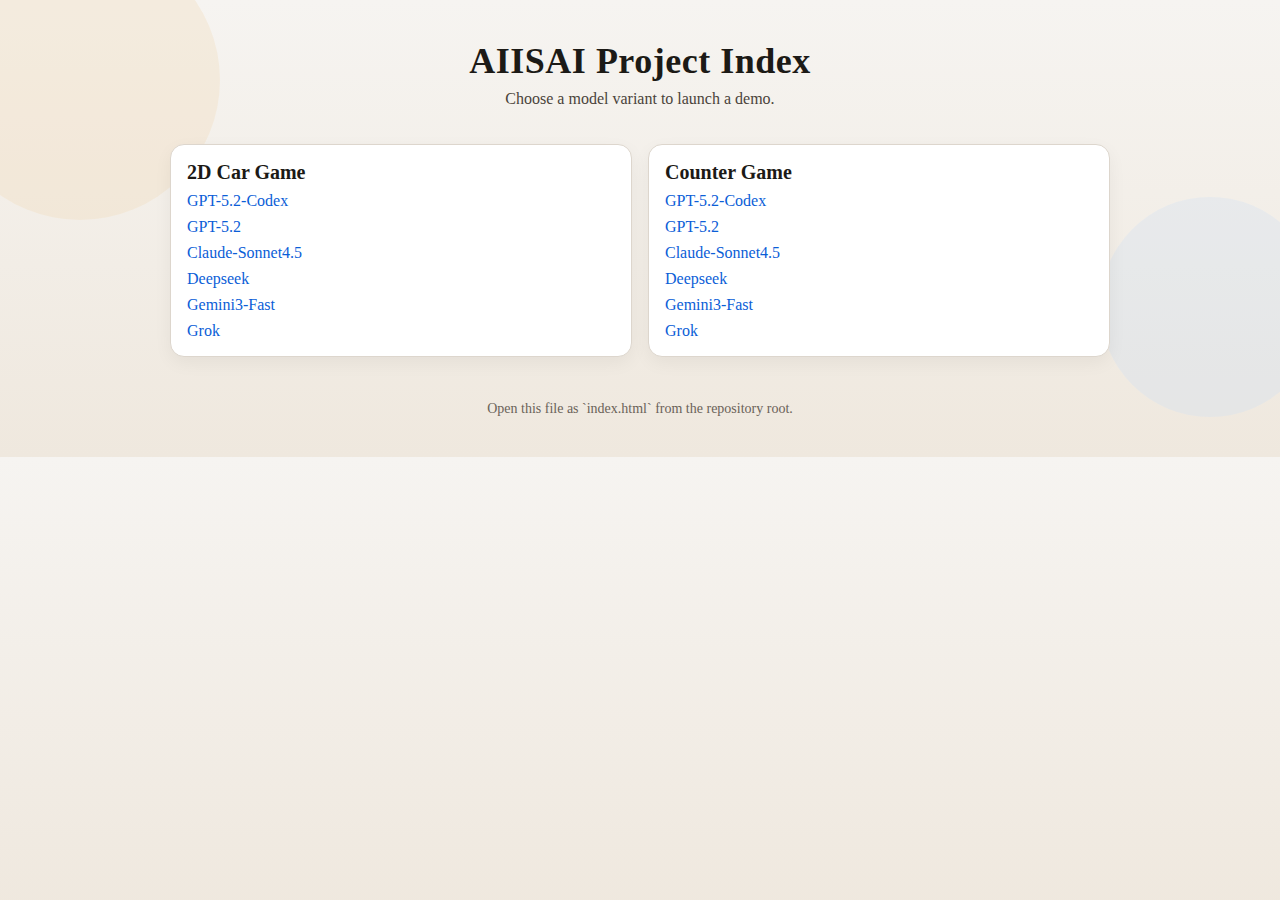
<file: index.html>
<!doctype html>
<html lang="en">
  <head>
    <meta charset="utf-8">
    <meta name="viewport" content="width=device-width, initial-scale=1">
    <title>AIISAI - Project Index</title>
    <style>
      :root {
        color-scheme: light;
        --bg: #f6f4f1;
        --ink: #1c1a16;
        --accent: #0b5ed7;
        --card: #ffffff;
        --border: #ddd6cd;
      }
      * { box-sizing: border-box; }
      body {
        margin: 0;
        font-family: "Georgia", "Times New Roman", serif;
        background: linear-gradient(180deg, #f6f4f1, #efe8de);
        color: var(--ink);
        position: relative;
        overflow-x: hidden;
      }
      body::before,
      body::after {
        content: "";
        position: absolute;
        border-radius: 50%;
        filter: blur(0px);
        opacity: 0.3;
        z-index: 0;
      }
      body::before {
        width: 280px;
        height: 280px;
        background: #f1d9b5;
        top: -60px;
        left: -60px;
      }
      body::after {
        width: 220px;
        height: 220px;
        background: #cfe0f5;
        bottom: 40px;
        right: -40px;
      }
      header {
        padding: 40px 20px 16px;
        text-align: center;
        position: relative;
        z-index: 1;
      }
      h1 {
        margin: 0;
        font-size: 36px;
        letter-spacing: 0.5px;
      }
      p {
        margin: 8px 0 0;
        color: #4a433a;
      }
      main {
        max-width: 980px;
        margin: 0 auto;
        padding: 20px;
        position: relative;
        z-index: 1;
      }
      .grid {
        display: grid;
        gap: 16px;
        grid-template-columns: repeat(auto-fit, minmax(240px, 1fr));
      }
      .card {
        background: var(--card);
        border: 1px solid var(--border);
        border-radius: 14px;
        padding: 16px;
        box-shadow: 0 6px 18px rgba(0, 0, 0, 0.05);
        animation: rise 520ms ease both;
      }
      .card:nth-child(2) { animation-delay: 120ms; }
      .card h2 {
        margin: 0 0 8px;
        font-size: 20px;
      }
      ul {
        list-style: none;
        padding: 0;
        margin: 0;
      }
      li + li { margin-top: 8px; }
      a {
        color: var(--accent);
        text-decoration: none;
        border-bottom: 1px solid transparent;
      }
      a:hover { border-bottom-color: var(--accent); }
      footer {
        text-align: center;
        padding: 24px 16px 40px;
        color: #6a6258;
        font-size: 14px;
        position: relative;
        z-index: 1;
      }
      @keyframes rise {
        from { opacity: 0; transform: translateY(10px); }
        to { opacity: 1; transform: translateY(0); }
      }
    </style>
  </head>
  <body>
    <header>
      <h1>AIISAI Project Index</h1>
      <p>Choose a model variant to launch a demo.</p>
    </header>
    <main>
      <div class="grid">
        <section class="card">
          <h2>2D Car Game</h2>
          <ul>
            <li><a href="2D-Car-Game/GPT-5.2-Codex/index.html">GPT-5.2-Codex</a></li>
            <li><a href="2D-Car-Game/GPT-5.2/car.html">GPT-5.2</a></li>
            <li><a href="2D-Car-Game/Claude-Sonnet4.5/car.html">Claude-Sonnet4.5</a></li>
            <li><a href="2D-Car-Game/Deepseek/car.html">Deepseek</a></li>
            <li><a href="2D-Car-Game/Gemini3-Fast/car.html">Gemini3-Fast</a></li>
            <li><a href="2D-Car-Game/Grok/car.html">Grok</a></li>
          </ul>
        </section>
        <section class="card">
          <h2>Counter Game</h2>
          <ul>
            <li><a href="Counter/GPT-5.2-Codex/index.html">GPT-5.2-Codex</a></li>
            <li><a href="Counter/GPT-5.2/counter.html">GPT-5.2</a></li>
            <li><a href="Counter/Claude-Sonnet4.5/counter.html">Claude-Sonnet4.5</a></li>
            <li><a href="Counter/Deepseek/counter.html">Deepseek</a></li>
            <li><a href="Counter/Gemini3-Fast/counter.html">Gemini3-Fast</a></li>
            <li><a href="Counter/Grok/counter.html">Grok</a></li>
          </ul>
        </section>
      </div>
    </main>
    <footer>
      Open this file as `index.html` from the repository root.
    </footer>
  </body>
</html>
</file>
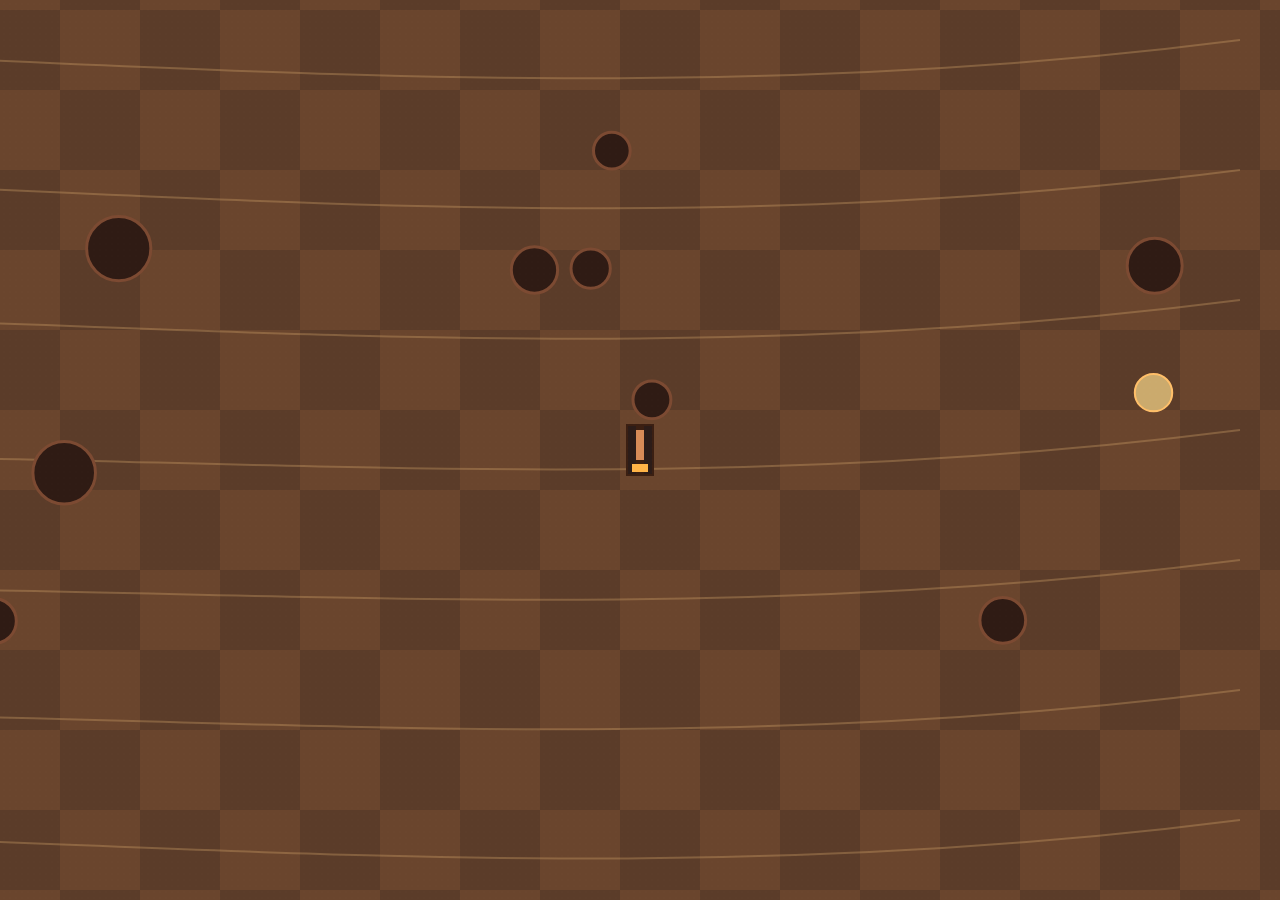
<file: 2D-Car-Game/GPT-5.2-Codex/index.html>
<!doctype html>
<html lang="en">
<head>
  <meta charset="utf-8" />
  <meta name="viewport" content="width=device-width, initial-scale=1" />
  <title>Dustline Sprint — 2D Drive</title>
  <link rel="stylesheet" href="css/style.css" />
</head>
<body>
  <canvas id="game" aria-label="2D car driving game"></canvas>
  <div class="grain" aria-hidden="true"></div>

  <div id="ui">
    <section id="hud" class="panel">
      <h1 class="title">Dustline Sprint</h1>
      <div class="stat"><span>Speed</span><b id="speed">0</b></div>
      <div class="stat"><span>Score</span><b id="score">0</b></div>
      <div class="stat"><span>Time</span><b id="time">0.0s</b></div>
      <div class="stat"><span>Health</span><b id="health">100%</b></div>
      <div style="margin-top:10px; font-size:12px; color:#f1d9b9;">
        Hold <b>Shift</b> for Nitro. Avoid rocks, collect beacons.
      </div>
    </section>

    <section id="help" class="panel">
      <div class="chip">Controls</div>
      <div class="controls">
        <span class="key">W</span><span class="key">A</span><span class="key">S</span><span class="key">D</span>
        <span class="key">↑</span><span class="key">←</span><span class="key">↓</span><span class="key">→</span>
        <span class="key">Shift</span><span class="key">Space</span>
      </div>
      <div style="margin-top:10px; font-size:12px; color:#f1d9b9; line-height:1.5;">
        Tap <b>Space</b> to handbrake and swing the tail. The dunes get rougher after each beacon.
      </div>
      <div class="btns">
        <button id="restart">Restart</button>
        <button id="toggleTrail">Toggle Trails</button>
      </div>
    </section>

    <section id="status" class="panel">
      <div class="chip">Nitro</div>
      <div class="meter" style="margin-top:8px;"><span id="nitro"></span></div>
      <div style="margin-top:12px; font-size:12px; color:#f1d9b9;">
        Drift bonus: <b id="drift">0</b>
      </div>
    </section>

    <section id="mobile" class="panel">
      <div class="chip">Touch Controls</div>
      <div class="touchpad">
        <button data-key="ArrowUp">Up</button>
        <button data-key="ArrowLeft">Left</button>
        <button data-key="ArrowDown">Down</button>
        <button data-key="ArrowRight">Right</button>
        <button data-key="Shift">Nitro</button>
        <button data-key="Space">Drift</button>
      </div>
    </section>

    <section id="footer" class="panel">
      <div style="font-size:12px; color:#f1d9b9; text-align:center;">
        Stay in motion. Collect beacons to extend the desert run.
      </div>
    </section>
  </div>

  <script src="js/game.js"></script>
</body>
</html>
</file>
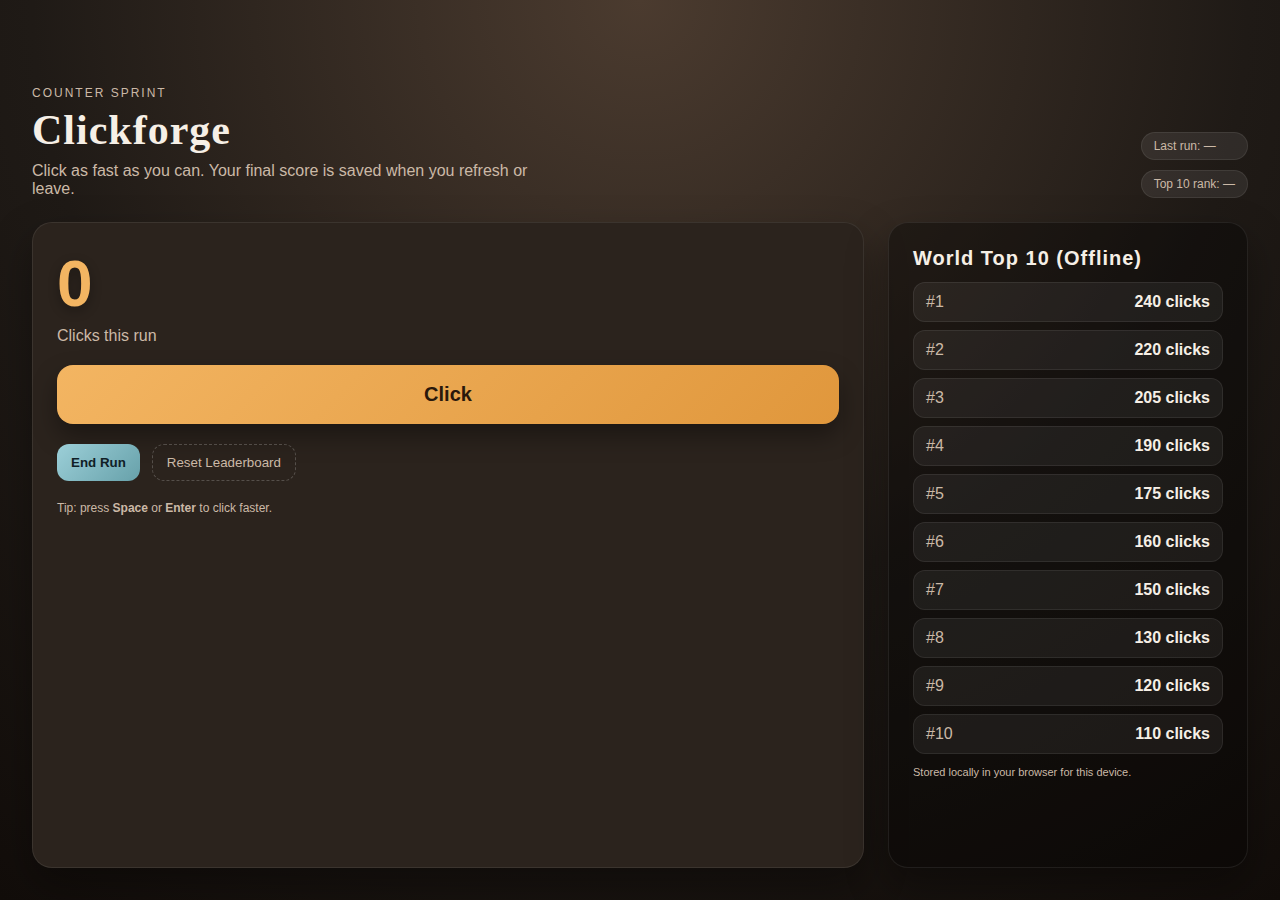
<file: Counter/GPT-5.2-Codex/index.html>
<!doctype html>
<html lang="en">
<head>
  <meta charset="utf-8" />
  <meta name="viewport" content="width=device-width, initial-scale=1" />
  <title>Clickforge — Counter Sprint</title>
  <link rel="stylesheet" href="css/style.css" />
</head>
<body>
  <main class="shell">
    <header class="header">
      <div>
        <p class="eyebrow">Counter Sprint</p>
        <h1>Clickforge</h1>
        <p class="sub">Click as fast as you can. Your final score is saved when you refresh or leave.</p>
      </div>
      <div class="meta">
        <span class="chip" id="lastRun">Last run: —</span>
        <span class="chip" id="lastRank">Top 10 rank: —</span>
      </div>
    </header>

    <section class="board">
      <div class="counter">
        <div class="count" id="count">0</div>
        <div class="label">Clicks this run</div>
      </div>
      <button id="clickBtn" class="click-btn" aria-label="Click counter button">
        Click
      </button>
      <div class="actions">
        <button id="endRun" class="secondary">End Run</button>
        <button id="reset" class="ghost">Reset Leaderboard</button>
      </div>
      <div class="hint">Tip: press <b>Space</b> or <b>Enter</b> to click faster.</div>
    </section>

    <section class="leaderboard">
      <h2>World Top 10 (Offline)</h2>
      <ol id="topList"></ol>
      <p class="footnote">Stored locally in your browser for this device.</p>
    </section>
  </main>

  <script src="js/app.js"></script>
</body>
</html>
</file>
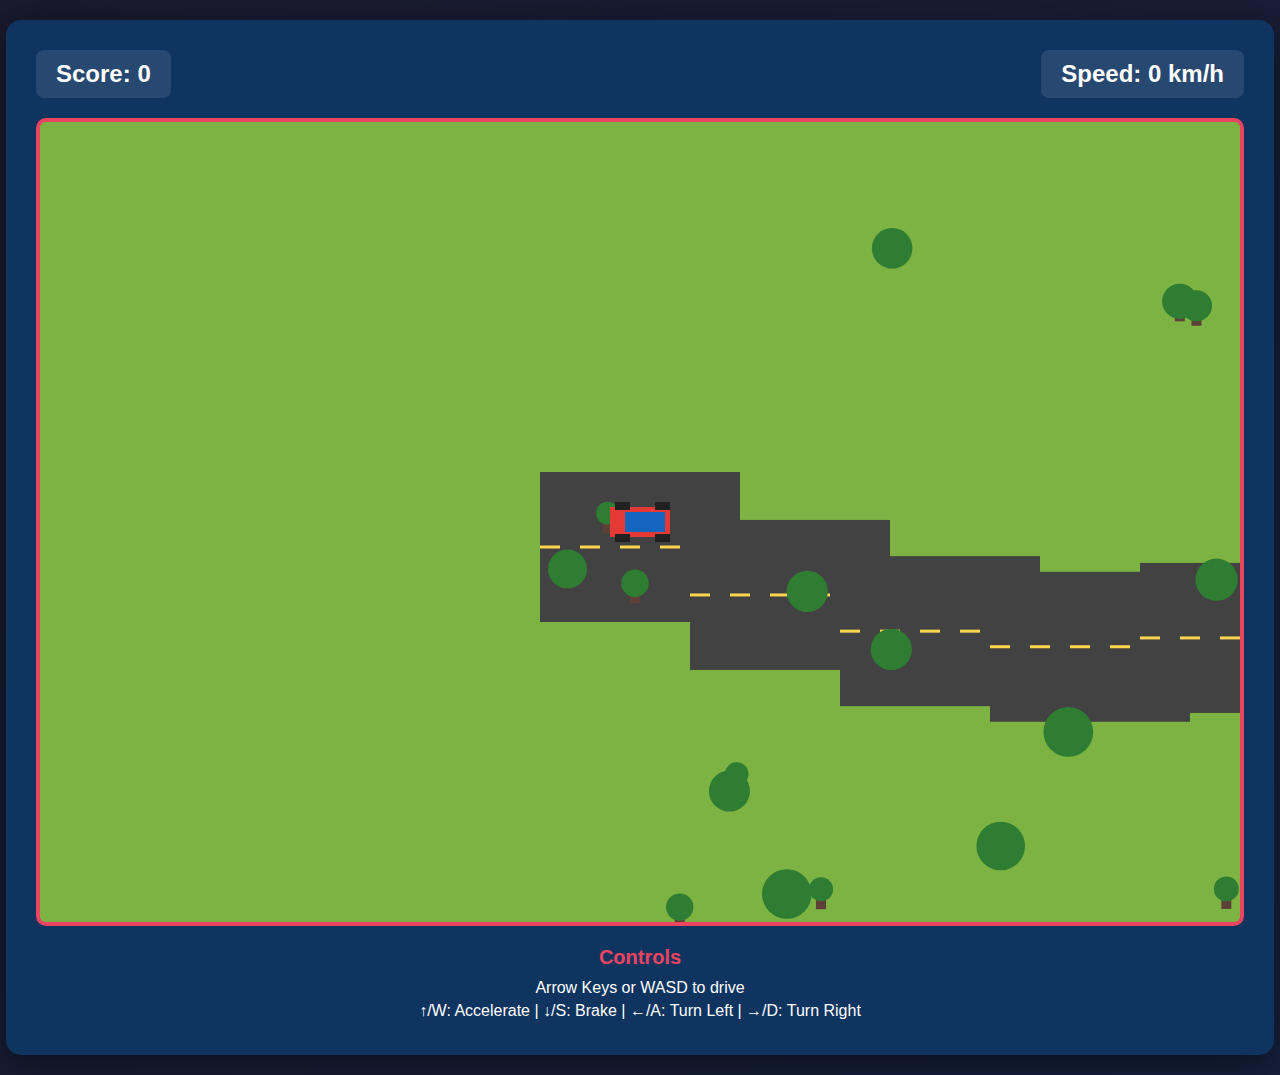
<file: 2D-Car-Game/Claude-Sonnet4.5/car.html>
<!DOCTYPE html>
<html lang="en">
<head>
    <meta charset="UTF-8">
    <meta name="viewport" content="width=device-width, initial-scale=1.0">
    <title>2D Car Driving Game</title>
    <style>
        * {
            margin: 0;
            padding: 0;
            box-sizing: border-box;
        }
        
        body {
            font-family: Arial, sans-serif;
            background: linear-gradient(135deg, #1a1a2e 0%, #16213e 100%);
            display: flex;
            justify-content: center;
            align-items: center;
            min-height: 100vh;
            padding: 20px;
        }
        
        .game-container {
            background: #0f3460;
            padding: 30px;
            border-radius: 15px;
            box-shadow: 0 10px 40px rgba(0, 0, 0, 0.5);
        }
        
        .stats {
            display: flex;
            justify-content: space-between;
            margin-bottom: 20px;
            color: white;
            font-size: 24px;
            font-weight: bold;
        }
        
        .stat-item {
            background: rgba(255, 255, 255, 0.1);
            padding: 10px 20px;
            border-radius: 8px;
        }
        
        canvas {
            border: 4px solid #e94560;
            border-radius: 10px;
            display: block;
            background: #7CB342;
        }
        
        .controls {
            margin-top: 20px;
            text-align: center;
            color: #fff;
        }
        
        .controls h3 {
            font-size: 20px;
            margin-bottom: 10px;
            color: #e94560;
        }
        
        .controls p {
            font-size: 16px;
            margin: 5px 0;
        }
    </style>
</head>
<body>
    <div class="game-container">
        <div class="stats">
            <div class="stat-item">Score: <span id="score">0</span></div>
            <div class="stat-item">Speed: <span id="speed">0</span> km/h</div>
        </div>
        
        <canvas id="gameCanvas" width="1200" height="800"></canvas>
        
        <div class="controls">
            <h3>Controls</h3>
            <p>Arrow Keys or WASD to drive</p>
            <p>↑/W: Accelerate | ↓/S: Brake | ←/A: Turn Left | →/D: Turn Right</p>
        </div>
    </div>

    <script>
        const canvas = document.getElementById('gameCanvas');
        const ctx = canvas.getContext('2d');
        const scoreDisplay = document.getElementById('score');
        const speedDisplay = document.getElementById('speed');

        const game = {
            car: {
                x: 100,
                y: 300,
                width: 60,
                height: 30,
                angle: 0,
                velocity: { x: 0, y: 0 }
            },
            keys: {},
            trees: [],
            roads: [],
            acceleration: 0.3,
            friction: 0.95,
            turnSpeed: 0.05,
            maxSpeed: 8,
            score: 0
        };

        // Initialize scenery
        for (let i = 0; i < 30; i++) {
            game.trees.push({
                x: Math.random() * 1200,
                y: Math.random() * 800,
                size: 20 + Math.random() * 30
            });
        }

        // Create road segments
        for (let i = 0; i < 10; i++) {
            game.roads.push({
                x: i * 150,
                y: 250 + Math.sin(i * 0.5) * 100,
                width: 200,
                height: 150
            });
        }

        // Event listeners
        window.addEventListener('keydown', (e) => {
            game.keys[e.key] = true;
        });

        window.addEventListener('keyup', (e) => {
            game.keys[e.key] = false;
        });

        function gameLoop() {
            const { car, keys, acceleration, friction, turnSpeed, maxSpeed } = game;

            // Handle input
            if (keys['ArrowUp'] || keys['w'] || keys['W']) {
                car.velocity.x += Math.cos(car.angle) * acceleration;
                car.velocity.y += Math.sin(car.angle) * acceleration;
            }

            if (keys['ArrowDown'] || keys['s'] || keys['S']) {
                car.velocity.x -= Math.cos(car.angle) * acceleration * 0.5;
                car.velocity.y -= Math.sin(car.angle) * acceleration * 0.5;
            }

            const currentSpeed = Math.sqrt(car.velocity.x ** 2 + car.velocity.y ** 2);

            if (keys['ArrowLeft'] || keys['a'] || keys['A']) {
                car.angle -= turnSpeed * Math.min(currentSpeed / 2, 1);
            }

            if (keys['ArrowRight'] || keys['d'] || keys['D']) {
                car.angle += turnSpeed * Math.min(currentSpeed / 2, 1);
            }

            // Apply friction
            car.velocity.x *= friction;
            car.velocity.y *= friction;

            // Limit max speed
            if (currentSpeed > maxSpeed) {
                car.velocity.x = (car.velocity.x / currentSpeed) * maxSpeed;
                car.velocity.y = (car.velocity.y / currentSpeed) * maxSpeed;
            }

            // Update position
            car.x += car.velocity.x;
            car.y += car.velocity.y;

            // Keep car in bounds
            car.x = Math.max(30, Math.min(1170, car.x));
            car.y = Math.max(30, Math.min(770, car.y));

            // Update score and speed
            game.score += Math.floor(currentSpeed * 0.1);
            scoreDisplay.textContent = game.score;
            speedDisplay.textContent = Math.floor(currentSpeed * 10);

            // Clear canvas
            ctx.fillStyle = '#7CB342';
            ctx.fillRect(0, 0, 1200, 800);

            // Draw roads
            ctx.fillStyle = '#424242';
            game.roads.forEach(road => {
                ctx.fillRect(road.x - car.x + 600, road.y - car.y + 400, road.width, road.height);

                // Road lines
                ctx.strokeStyle = '#FFD54F';
                ctx.lineWidth = 3;
                ctx.setLineDash([20, 20]);
                ctx.beginPath();
                ctx.moveTo(road.x - car.x + 600, road.y - car.y + 475);
                ctx.lineTo(road.x + road.width - car.x + 600, road.y - car.y + 475);
                ctx.stroke();
                ctx.setLineDash([]);
            });

            // Draw trees
            game.trees.forEach(tree => {
                const screenX = tree.x - car.x + 600;
                const screenY = tree.y - car.y + 400;

                // Tree trunk
                ctx.fillStyle = '#5D4037';
                ctx.fillRect(screenX - 5, screenY, 10, 20);

                // Tree foliage
                ctx.fillStyle = '#2E7D32';
                ctx.beginPath();
                ctx.arc(screenX, screenY, tree.size / 2, 0, Math.PI * 2);
                ctx.fill();
            });

            // Draw car
            ctx.save();
            ctx.translate(600, 400);
            ctx.rotate(car.angle);

            // Car body
            ctx.fillStyle = '#E53935';
            ctx.fillRect(-30, -15, 60, 30);

            // Car windows
            ctx.fillStyle = '#1565C0';
            ctx.fillRect(-15, -10, 20, 20);
            ctx.fillRect(5, -10, 20, 20);

            // Car wheels
            ctx.fillStyle = '#212121';
            ctx.fillRect(-25, -20, 15, 8);
            ctx.fillRect(-25, 12, 15, 8);
            ctx.fillRect(15, -20, 15, 8);
            ctx.fillRect(15, 12, 15, 8);

            ctx.restore();

            requestAnimationFrame(gameLoop);
        }

        // Start the game
        gameLoop();
    </script>
</body>
</html>
</file>
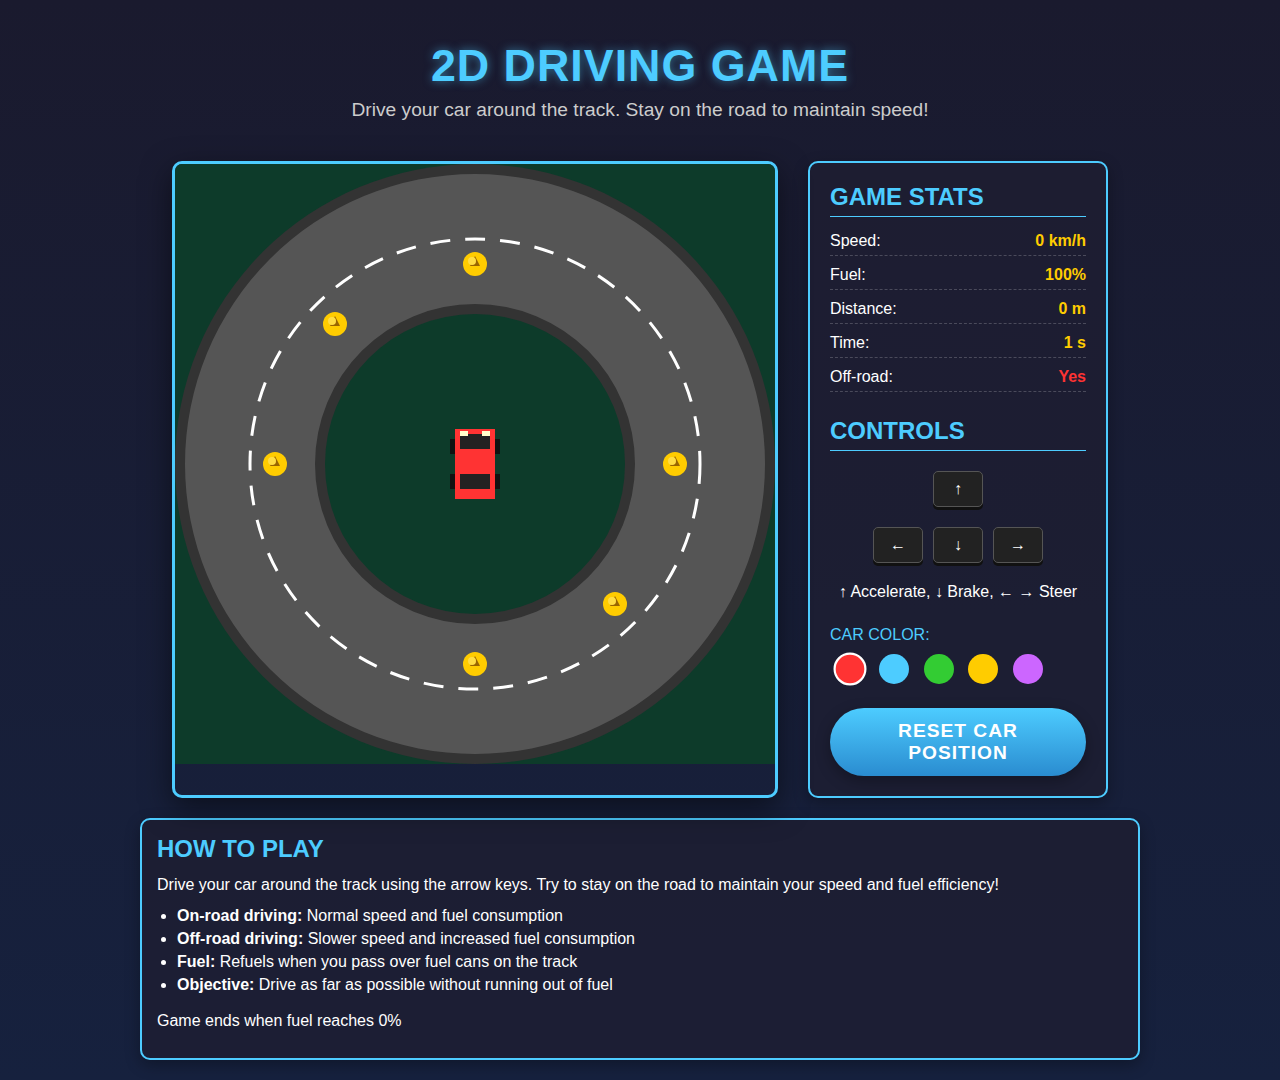
<file: 2D-Car-Game/Deepseek/car.html>
<!DOCTYPE html>
<html lang="en">
<head>
    <meta charset="UTF-8">
    <meta name="viewport" content="width=device-width, initial-scale=1.0">
    <title>2D Driving Game</title>
    <style>
        * {
            margin: 0;
            padding: 0;
            box-sizing: border-box;
        }
        
        body {
            font-family: 'Arial', sans-serif;
            background: linear-gradient(to bottom, #1a1a2e, #16213e);
            color: #fff;
            min-height: 100vh;
            display: flex;
            flex-direction: column;
            align-items: center;
            padding: 20px;
            overflow-x: hidden;
        }
        
        .game-container {
            display: flex;
            flex-direction: column;
            align-items: center;
            max-width: 1000px;
            width: 100%;
            margin-top: 20px;
        }
        
        .header {
            text-align: center;
            margin-bottom: 20px;
            width: 100%;
        }
        
        h1 {
            font-size: 2.8rem;
            margin-bottom: 8px;
            color: #4dccff;
            text-shadow: 0 0 10px rgba(77, 204, 255, 0.5);
            letter-spacing: 1px;
        }
        
        .subtitle {
            font-size: 1.2rem;
            color: #ccc;
            margin-bottom: 20px;
        }
        
        .game-area {
            display: flex;
            flex-wrap: wrap;
            justify-content: center;
            gap: 30px;
            width: 100%;
        }
        
        .game-wrapper {
            position: relative;
            border-radius: 10px;
            overflow: hidden;
            box-shadow: 0 10px 30px rgba(0, 0, 0, 0.5);
            border: 3px solid #4dccff;
        }
        
        canvas {
            background-color: #0d3b2a;
            display: block;
        }
        
        .game-ui {
            background: rgba(30, 30, 50, 0.8);
            border-radius: 10px;
            padding: 20px;
            width: 300px;
            box-shadow: 0 5px 15px rgba(0, 0, 0, 0.3);
            border: 2px solid #4dccff;
        }
        
        .stats {
            margin-bottom: 25px;
        }
        
        .stats h2, .controls h2 {
            color: #4dccff;
            margin-bottom: 15px;
            font-size: 1.5rem;
            border-bottom: 1px solid #4dccff;
            padding-bottom: 5px;
        }
        
        .stat {
            display: flex;
            justify-content: space-between;
            margin-bottom: 10px;
            padding-bottom: 5px;
            border-bottom: 1px dashed rgba(255, 255, 255, 0.2);
        }
        
        .stat-value {
            font-weight: bold;
            color: #ffcc00;
        }
        
        .controls {
            margin-bottom: 25px;
        }
        
        .key {
            display: inline-block;
            background: #222;
            color: #fff;
            padding: 8px 12px;
            border-radius: 5px;
            margin: 5px;
            border: 1px solid #555;
            box-shadow: 0 3px 0 #111;
            font-weight: bold;
            min-width: 50px;
            text-align: center;
        }
        
        .key-row {
            display: flex;
            justify-content: center;
            margin-bottom: 10px;
        }
        
        .instructions {
            background: rgba(30, 30, 50, 0.8);
            border-radius: 10px;
            padding: 15px;
            margin-top: 20px;
            width: 100%;
            max-width: 1000px;
            box-shadow: 0 5px 15px rgba(0, 0, 0, 0.3);
            border: 2px solid #4dccff;
        }
        
        .instructions h2 {
            color: #4dccff;
            margin-bottom: 10px;
            font-size: 1.5rem;
        }
        
        .instructions p {
            margin-bottom: 10px;
            line-height: 1.5;
        }
        
        .instructions ul {
            padding-left: 20px;
            margin-bottom: 15px;
        }
        
        .instructions li {
            margin-bottom: 5px;
        }
        
        .color-option {
            display: inline-block;
            width: 30px;
            height: 30px;
            border-radius: 50%;
            margin: 0 5px;
            cursor: pointer;
            border: 2px solid transparent;
            transition: transform 0.2s, border 0.2s;
        }
        
        .color-option:hover {
            transform: scale(1.1);
        }
        
        .color-option.selected {
            border: 2px solid white;
            transform: scale(1.1);
        }
        
        .color-selector {
            margin-top: 15px;
        }
        
        .color-selector p {
            margin-bottom: 10px;
            color: #4dccff;
        }
        
        .game-over {
            position: absolute;
            top: 0;
            left: 0;
            width: 100%;
            height: 100%;
            background: rgba(0, 0, 0, 0.85);
            display: flex;
            flex-direction: column;
            justify-content: center;
            align-items: center;
            z-index: 10;
            border-radius: 10px;
            display: none;
        }
        
        .game-over h2 {
            font-size: 3rem;
            color: #ff3333;
            margin-bottom: 20px;
            text-shadow: 0 0 10px rgba(255, 51, 51, 0.5);
        }
        
        .game-over p {
            font-size: 1.5rem;
            margin-bottom: 30px;
            color: #ffcc00;
        }
        
        .btn {
            background: linear-gradient(to bottom, #4dccff, #2a8cd0);
            color: white;
            border: none;
            padding: 12px 25px;
            font-size: 1.2rem;
            border-radius: 50px;
            cursor: pointer;
            transition: all 0.3s;
            font-weight: bold;
            letter-spacing: 1px;
            box-shadow: 0 5px 15px rgba(0, 0, 0, 0.3);
        }
        
        .btn:hover {
            transform: translateY(-3px);
            box-shadow: 0 8px 20px rgba(0, 0, 0, 0.4);
            background: linear-gradient(to bottom, #5ddcff, #3a9ce0);
        }
        
        .btn:active {
            transform: translateY(1px);
        }
        
        .restart-btn {
            background: linear-gradient(to bottom, #ffcc00, #e6b800);
            margin-top: 10px;
        }
        
        .restart-btn:hover {
            background: linear-gradient(to bottom, #ffd633, #f0c600);
        }
        
        @media (max-width: 900px) {
            .game-area {
                flex-direction: column;
                align-items: center;
            }
            
            .game-ui {
                width: 100%;
                max-width: 600px;
            }
        }
    </style>
</head>
<body>
    <div class="game-container">
        <div class="header">
            <h1>2D DRIVING GAME</h1>
            <p class="subtitle">Drive your car around the track. Stay on the road to maintain speed!</p>
        </div>
        
        <div class="game-area">
            <div class="game-wrapper">
                <canvas id="gameCanvas" width="600" height="600"></canvas>
                <div class="game-over" id="gameOverScreen">
                    <h2>GAME OVER</h2>
                    <p id="gameOverMessage">You ran out of fuel!</p>
                    <button class="btn restart-btn" id="restartBtn">RESTART GAME</button>
                </div>
            </div>
            
            <div class="game-ui">
                <div class="stats">
                    <h2>GAME STATS</h2>
                    <div class="stat">
                        <span>Speed:</span>
                        <span class="stat-value" id="speedValue">0 km/h</span>
                    </div>
                    <div class="stat">
                        <span>Fuel:</span>
                        <span class="stat-value" id="fuelValue">100%</span>
                    </div>
                    <div class="stat">
                        <span>Distance:</span>
                        <span class="stat-value" id="distanceValue">0 m</span>
                    </div>
                    <div class="stat">
                        <span>Time:</span>
                        <span class="stat-value" id="timeValue">0 s</span>
                    </div>
                    <div class="stat">
                        <span>Off-road:</span>
                        <span class="stat-value" id="offroadValue">No</span>
                    </div>
                </div>
                
                <div class="controls">
                    <h2>CONTROLS</h2>
                    <div class="key-row">
                        <div class="key">↑</div>
                    </div>
                    <div class="key-row">
                        <div class="key">←</div>
                        <div class="key">↓</div>
                        <div class="key">→</div>
                    </div>
                    <p style="margin-top: 15px; text-align: center;">↑ Accelerate, ↓ Brake, ← → Steer</p>
                </div>
                
                <div class="color-selector">
                    <p>CAR COLOR:</p>
                    <div>
                        <div class="color-option selected" id="colorRed" style="background-color: #ff3333;"></div>
                        <div class="color-option" id="colorBlue" style="background-color: #4dccff;"></div>
                        <div class="color-option" id="colorGreen" style="background-color: #33cc33;"></div>
                        <div class="color-option" id="colorYellow" style="background-color: #ffcc00;"></div>
                        <div class="color-option" id="colorPurple" style="background-color: #cc66ff;"></div>
                    </div>
                </div>
                
                <button class="btn" id="resetBtn" style="margin-top: 20px; width: 100%;">RESET CAR POSITION</button>
            </div>
        </div>
        
        <div class="instructions">
            <h2>HOW TO PLAY</h2>
            <p>Drive your car around the track using the arrow keys. Try to stay on the road to maintain your speed and fuel efficiency!</p>
            <ul>
                <li><strong>On-road driving:</strong> Normal speed and fuel consumption</li>
                <li><strong>Off-road driving:</strong> Slower speed and increased fuel consumption</li>
                <li><strong>Fuel:</strong> Refuels when you pass over fuel cans on the track</li>
                <li><strong>Objective:</strong> Drive as far as possible without running out of fuel</li>
            </ul>
            <p>Game ends when fuel reaches 0%</p>
        </div>
    </div>

    <script>
        // Game elements
        const canvas = document.getElementById('gameCanvas');
        const ctx = canvas.getContext('2d');
        const speedValue = document.getElementById('speedValue');
        const fuelValue = document.getElementById('fuelValue');
        const distanceValue = document.getElementById('distanceValue');
        const timeValue = document.getElementById('timeValue');
        const offroadValue = document.getElementById('offroadValue');
        const gameOverScreen = document.getElementById('gameOverScreen');
        const gameOverMessage = document.getElementById('gameOverMessage');
        const restartBtn = document.getElementById('restartBtn');
        const resetBtn = document.getElementById('resetBtn');
        
        // Color selector
        const colorOptions = document.querySelectorAll('.color-option');
        let carColor = '#ff3333'; // Default red
        
        // Game variables
        let car = {
            x: canvas.width / 2,
            y: canvas.height / 2,
            width: 40,
            height: 70,
            speed: 0,
            maxSpeed: 8,
            acceleration: 0.2,
            deceleration: 0.1,
            turnSpeed: 0.05,
            angle: 0, // In radians
            fuel: 100,
            distance: 0,
            offRoad: false
        };
        
        let gameTime = 0;
        let gameRunning = true;
        let keys = {};
        let lastTimestamp = 0;
        
        // Track definition (circular track)
        const track = {
            innerRadius: 150,
            outerRadius: 300,
            centerX: canvas.width / 2,
            centerY: canvas.height / 2
        };
        
        // Fuel cans positions
        let fuelCans = [
            {x: track.centerX + 200, y: track.centerY, collected: false},
            {x: track.centerX - 200, y: track.centerY, collected: false},
            {x: track.centerX, y: track.centerY + 200, collected: false},
            {x: track.centerX, y: track.centerY - 200, collected: false},
            {x: track.centerX + 140, y: track.centerY + 140, collected: false},
            {x: track.centerX - 140, y: track.centerY - 140, collected: false}
        ];
        
        // Event listeners for keyboard controls
        window.addEventListener('keydown', (e) => {
            keys[e.key] = true;
            
            // Prevent arrow keys from scrolling the page
            if(['ArrowUp', 'ArrowDown', 'ArrowLeft', 'ArrowRight'].includes(e.key)) {
                e.preventDefault();
            }
        });
        
        window.addEventListener('keyup', (e) => {
            keys[e.key] = false;
        });
        
        // Color selection
        colorOptions.forEach(option => {
            option.addEventListener('click', () => {
                // Remove selected class from all options
                colorOptions.forEach(opt => opt.classList.remove('selected'));
                // Add selected class to clicked option
                option.classList.add('selected');
                // Update car color
                carColor = option.style.backgroundColor;
            });
        });
        
        // Reset button
        resetBtn.addEventListener('click', () => {
            car.x = canvas.width / 2;
            car.y = canvas.height / 2;
            car.speed = 0;
            car.angle = 0;
        });
        
        // Restart button
        restartBtn.addEventListener('click', () => {
            resetGame();
        });
        
        // Reset game function
        function resetGame() {
            car = {
                x: canvas.width / 2,
                y: canvas.height / 2,
                width: 40,
                height: 70,
                speed: 0,
                maxSpeed: 8,
                acceleration: 0.2,
                deceleration: 0.1,
                turnSpeed: 0.05,
                angle: 0,
                fuel: 100,
                distance: 0,
                offRoad: false
            };
            
            gameTime = 0;
            gameRunning = true;
            keys = {};
            
            // Reset fuel cans
            fuelCans.forEach(can => {
                can.collected = false;
            });
            
            gameOverScreen.style.display = 'none';
        }
        
        // Check if a point is on the track
        function isOnTrack(x, y) {
            const dx = x - track.centerX;
            const dy = y - track.centerY;
            const distance = Math.sqrt(dx * dx + dy * dy);
            
            return distance >= track.innerRadius && distance <= track.outerRadius;
        }
        
        // Draw the track
        function drawTrack() {
            // Draw grass background
            ctx.fillStyle = '#0d3b2a';
            ctx.fillRect(0, 0, canvas.width, canvas.height);
            
            // Draw outer track boundary
            ctx.beginPath();
            ctx.arc(track.centerX, track.centerY, track.outerRadius, 0, Math.PI * 2);
            ctx.fillStyle = '#333';
            ctx.fill();
            
            // Draw inner track boundary (grass)
            ctx.beginPath();
            ctx.arc(track.centerX, track.centerY, track.innerRadius, 0, Math.PI * 2);
            ctx.fillStyle = '#0d3b2a';
            ctx.fill();
            
            // Draw road surface
            ctx.beginPath();
            ctx.arc(track.centerX, track.centerY, track.outerRadius - 10, 0, Math.PI * 2);
            ctx.arc(track.centerX, track.centerY, track.innerRadius + 10, 0, Math.PI * 2);
            ctx.fillStyle = '#555';
            ctx.fill('evenodd');
            
            // Draw track markings
            ctx.beginPath();
            ctx.arc(track.centerX, track.centerY, (track.innerRadius + track.outerRadius) / 2, 0, Math.PI * 2);
            ctx.setLineDash([20, 15]);
            ctx.lineWidth = 3;
            ctx.strokeStyle = '#fff';
            ctx.stroke();
            ctx.setLineDash([]);
        }
        
        // Draw the car
        function drawCar() {
            ctx.save();
            ctx.translate(car.x, car.y);
            ctx.rotate(car.angle);
            
            // Car body
            ctx.fillStyle = carColor;
            ctx.fillRect(-car.width/2, -car.height/2, car.width, car.height);
            
            // Car details
            ctx.fillStyle = '#222';
            // Windows
            ctx.fillRect(-car.width/2 + 5, -car.height/2 + 5, car.width - 10, 15);
            ctx.fillRect(-car.width/2 + 5, car.height/2 - 25, car.width - 10, 15);
            
            // Headlights
            ctx.fillStyle = '#ffffcc';
            ctx.fillRect(-car.width/2 + 5, -car.height/2 + 2, 8, 5);
            ctx.fillRect(car.width/2 - 13, -car.height/2 + 2, 8, 5);
            
            // Taillights
            ctx.fillStyle = '#ff3333';
            ctx.fillRect(-car.width/2 + 5, car.height/2 - 7, 8, 5);
            ctx.fillRect(car.width/2 - 13, car.height/2 - 7, 8, 5);
            
            // Wheels
            ctx.fillStyle = '#111';
            ctx.fillRect(-car.width/2 - 5, -car.height/2 + 10, 5, 15);
            ctx.fillRect(car.width/2, -car.height/2 + 10, 5, 15);
            ctx.fillRect(-car.width/2 - 5, car.height/2 - 25, 5, 15);
            ctx.fillRect(car.width/2, car.height/2 - 25, 5, 15);
            
            ctx.restore();
        }
        
        // Draw fuel cans
        function drawFuelCans() {
            fuelCans.forEach(can => {
                if (!can.collected) {
                    ctx.fillStyle = '#ffcc00';
                    ctx.beginPath();
                    ctx.arc(can.x, can.y, 12, 0, Math.PI * 2);
                    ctx.fill();
                    
                    // Draw fuel symbol
                    ctx.fillStyle = '#996600';
                    ctx.beginPath();
                    ctx.moveTo(can.x, can.y - 8);
                    ctx.lineTo(can.x - 5, can.y + 2);
                    ctx.lineTo(can.x + 5, can.y + 2);
                    ctx.closePath();
                    ctx.fill();
                    
                    // Draw highlight
                    ctx.fillStyle = '#ffdd44';
                    ctx.beginPath();
                    ctx.arc(can.x - 3, can.y - 3, 4, 0, Math.PI * 2);
                    ctx.fill();
                }
            });
        }
        
        // Check collision with fuel cans
        function checkFuelCollision() {
            fuelCans.forEach(can => {
                if (!can.collected) {
                    const dx = car.x - can.x;
                    const dy = car.y - can.y;
                    const distance = Math.sqrt(dx * dx + dy * dy);
                    
                    if (distance < 25) {
                        can.collected = true;
                        car.fuel = Math.min(100, car.fuel + 25);
                    }
                }
            });
        }
        
        // Update game stats
        function updateStats() {
            speedValue.textContent = `${Math.abs(Math.round(car.speed * 20))} km/h`;
            fuelValue.textContent = `${Math.round(car.fuel)}%`;
            distanceValue.textContent = `${Math.round(car.distance)} m`;
            timeValue.textContent = `${Math.round(gameTime)} s`;
            offroadValue.textContent = car.offRoad ? 'Yes' : 'No';
            offroadValue.style.color = car.offRoad ? '#ff3333' : '#ffcc00';
        }
        
        // Game over function
        function gameOver() {
            gameRunning = false;
            gameOverMessage.textContent = `You drove ${Math.round(car.distance)} meters in ${Math.round(gameTime)} seconds!`;
            gameOverScreen.style.display = 'flex';
        }
        
        // Game loop
        function gameLoop(timestamp) {
            if (!lastTimestamp) lastTimestamp = timestamp;
            const deltaTime = (timestamp - lastTimestamp) / 16; // Normalize to ~60fps
            lastTimestamp = timestamp;
            
            if (gameRunning) {
                // Clear canvas
                ctx.clearRect(0, 0, canvas.width, canvas.height);
                
                // Draw track
                drawTrack();
                
                // Draw fuel cans
                drawFuelCans();
                
                // Handle car controls
                if (keys['ArrowUp'] || keys['w'] || keys['W']) {
                    car.speed = Math.min(car.speed + car.acceleration, car.maxSpeed);
                } else if (keys['ArrowDown'] || keys['s'] || keys['S']) {
                    car.speed = Math.max(car.speed - car.acceleration, -car.maxSpeed/2);
                } else {
                    // Gradually slow down if no acceleration key is pressed
                    if (car.speed > 0) {
                        car.speed = Math.max(car.speed - car.deceleration, 0);
                    } else if (car.speed < 0) {
                        car.speed = Math.min(car.speed + car.deceleration, 0);
                    }
                }
                
                // Handle steering
                if (keys['ArrowLeft'] || keys['a'] || keys['A']) {
                    car.angle -= car.turnSpeed * (car.speed !== 0 ? 1 : 0.5);
                }
                if (keys['ArrowRight'] || keys['d'] || keys['D']) {
                    car.angle += car.turnSpeed * (car.speed !== 0 ? 1 : 0.5);
                }
                
                // Update car position based on speed and angle
                car.x += Math.sin(car.angle) * car.speed;
                car.y -= Math.cos(car.angle) * car.speed;
                
                // Keep car within canvas bounds
                car.x = Math.max(car.width/2, Math.min(canvas.width - car.width/2, car.x));
                car.y = Math.max(car.height/2, Math.min(canvas.height - car.height/2, car.y));
                
                // Check if car is on track
                car.offRoad = !isOnTrack(car.x, car.y);
                
                // Update distance
                if (Math.abs(car.speed) > 0.1) {
                    car.distance += Math.abs(car.speed) * 0.5;
                }
                
                // Update game time
                gameTime += deltaTime / 60;
                
                // Update fuel based on speed and whether off-road
                let fuelConsumption = Math.abs(car.speed) * 0.02;
                if (car.offRoad) {
                    fuelConsumption *= 2; // Double fuel consumption off-road
                }
                
                car.fuel = Math.max(0, car.fuel - fuelConsumption);
                
                // Check for game over condition
                if (car.fuel <= 0) {
                    car.fuel = 0;
                    car.speed = 0;
                    gameOver();
                }
                
                // Check collision with fuel cans
                checkFuelCollision();
                
                // Draw car
                drawCar();
                
                // Update stats display
                updateStats();
            }
            
            requestAnimationFrame(gameLoop);
        }
        
        // Start the game
        requestAnimationFrame(gameLoop);
        
        // Draw initial state
        drawTrack();
        drawFuelCans();
        drawCar();
        updateStats();
    </script>
</body>
</html>
</file>
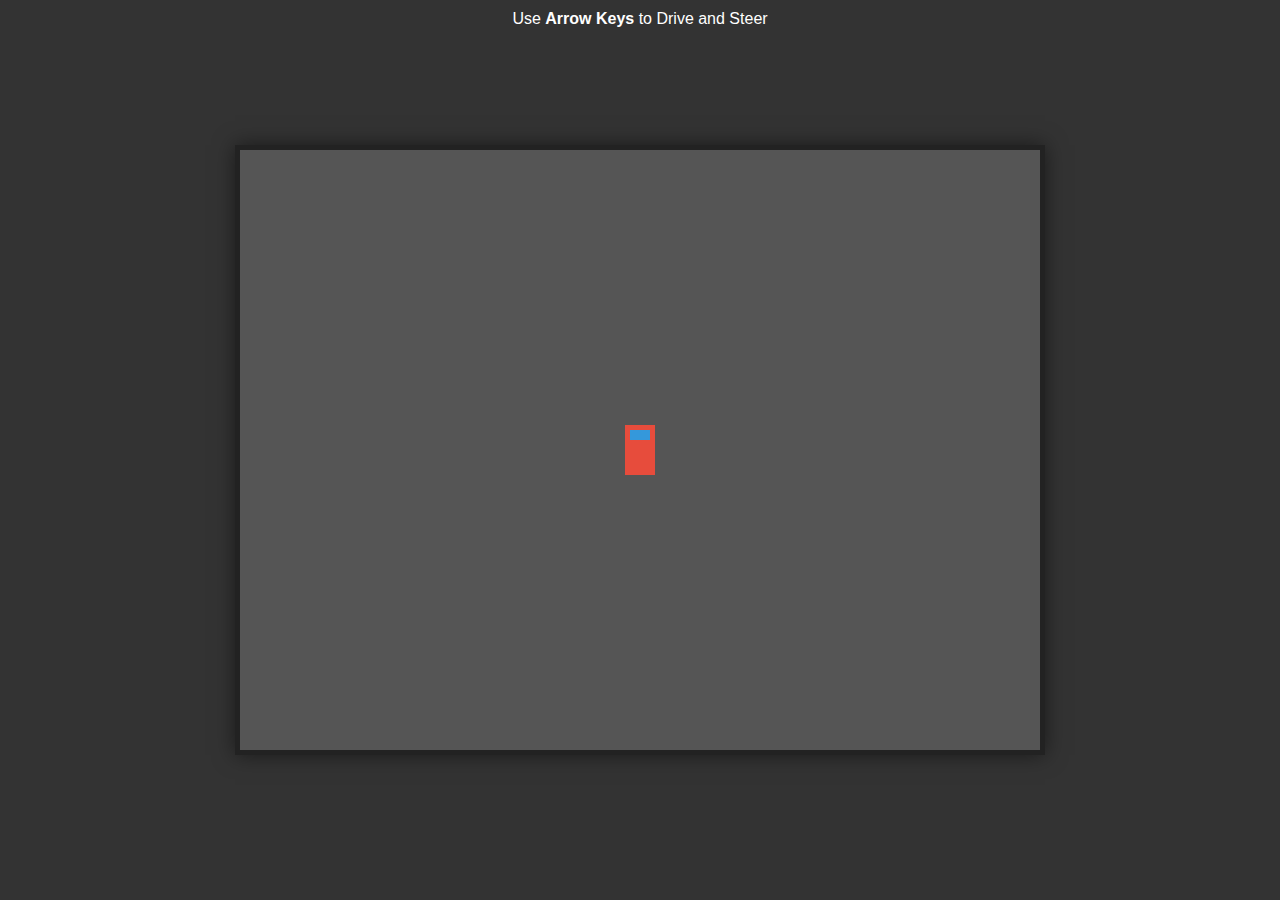
<file: 2D-Car-Game/Gemini3-Fast/car.html>
<!DOCTYPE html>
<html>
<head>
    <title>2D Canvas Car Game</title>
    <style>
        body { margin: 0; display: flex; justify-content: center; align-items: center; height: 100vh; background: #333; overflow: hidden; font-family: sans-serif;}
        canvas { background: #555; border: 5px solid #222; box-shadow: 0 0 20px rgba(0,0,0,0.5); }
        .instructions { position: absolute; top: 10px; color: white; text-align: center; pointer-events: none; }
    </style>
</head>
<body>

    <div class="instructions">Use <b>Arrow Keys</b> to Drive and Steer</div>
    <canvas id="gameCanvas"></canvas>

<script>
    const canvas = document.getElementById("gameCanvas");
    const ctx = canvas.getContext("2d");

    canvas.width = 800;
    canvas.height = 600;

    // Car Properties
    const car = {
        x: 400,
        y: 300,
        width: 30,
        height: 50,
        angle: 0,
        speed: 0,
        acceleration: 0.2,
        friction: 0.05,
        maxSpeed: 7,
        rotationSpeed: 0.05
    };

    const keys = {};

    window.addEventListener("keydown", (e) => keys[e.code] = true);
    window.addEventListener("keyup", (e) => keys[e.code] = false);

    function update() {
        // Forward/Backward
        if (keys["ArrowUp"]) car.speed += car.acceleration;
        if (keys["ArrowDown"]) car.speed -= car.acceleration;

        // Steering (Only steer if moving)
        if (Math.abs(car.speed) > 0.1) {
            const reverse = car.speed < 0 ? -1 : 1;
            if (keys["ArrowLeft"]) car.angle -= car.rotationSpeed * reverse;
            if (keys["ArrowRight"]) car.angle += car.rotationSpeed * reverse;
        }

        // Apply Friction
        if (car.speed > 0) car.speed -= car.friction;
        if (car.speed < 0) car.speed += car.friction;
        if (Math.abs(car.speed) < car.friction) car.speed = 0;

        // Speed Limit
        if (car.speed > car.maxSpeed) car.speed = car.maxSpeed;
        if (car.speed < -car.maxSpeed / 2) car.speed = -car.maxSpeed / 2;

        // Physics: Convert angle and speed to X/Y coordinates
        car.x += Math.sin(car.angle) * car.speed;
        car.y -= Math.cos(car.angle) * car.speed;

        // Screen Wrap (Optional)
        if (car.x > canvas.width) car.x = 0;
        if (car.x < 0) car.x = canvas.width;
        if (car.y > canvas.height) car.y = 0;
        if (car.y < 0) car.y = canvas.height;
    }

    function draw() {
        ctx.clearRect(0, 0, canvas.width, canvas.height);

        // Draw Car
        ctx.save();
        ctx.translate(car.x, car.y);
        ctx.rotate(car.angle);
        
        // Car Body
        ctx.fillStyle = "#e74c3c"; // Red car
        ctx.fillRect(-car.width/2, -car.height/2, car.width, car.height);
        
        // Windshield (to show direction)
        ctx.fillStyle = "#3498db";
        ctx.fillRect(-car.width/2 + 5, -car.height/2 + 5, car.width - 10, 10);

        ctx.restore();

        requestAnimationFrame(gameLoop);
    }

    function gameLoop() {
        update();
        draw();
    }

    gameLoop();
</script>
</body>
</html>
</file>
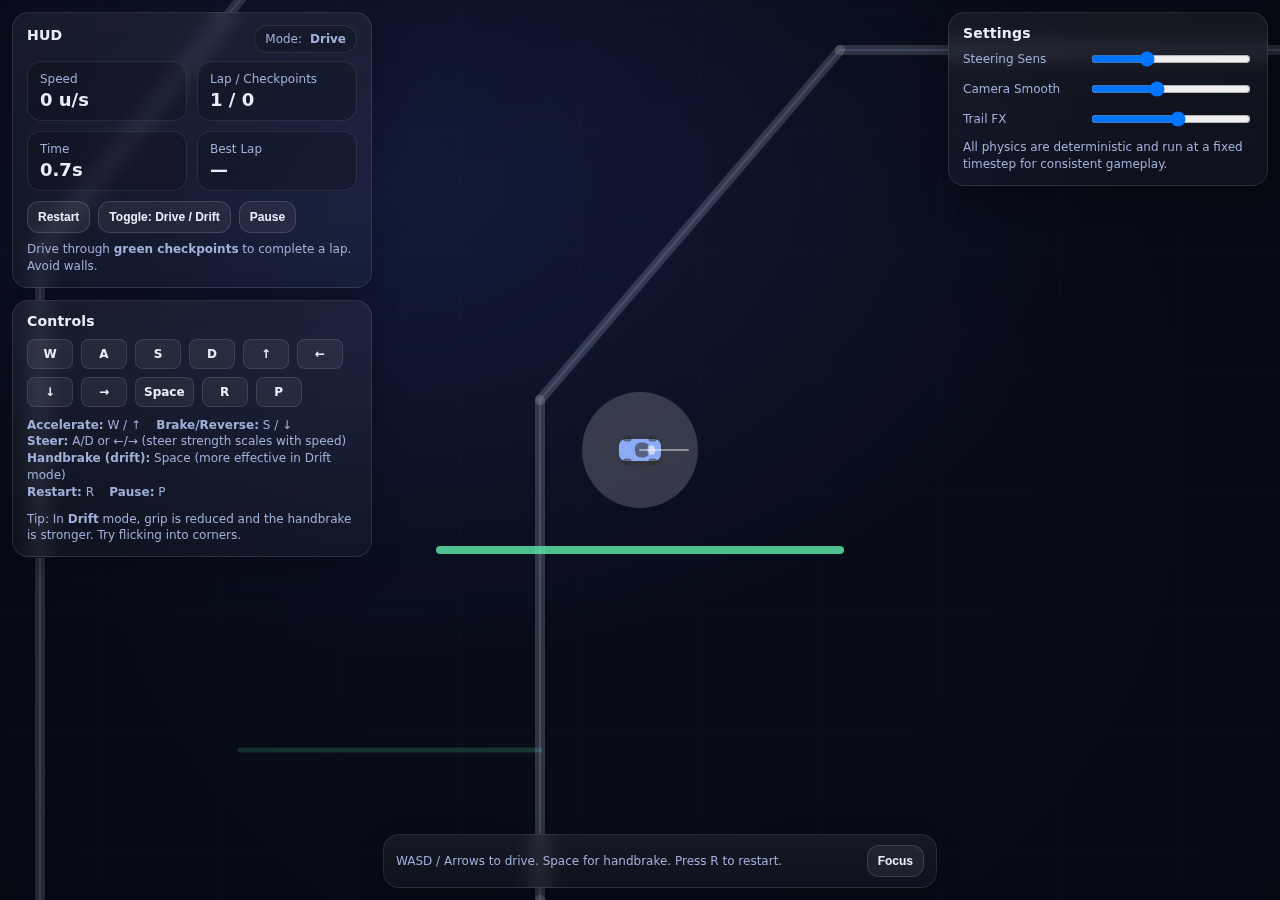
<file: 2D-Car-Game/GPT-5.2/car.html>
<!doctype html>
<html lang="en">
<head>
  <meta charset="utf-8" />
  <meta name="viewport" content="width=device-width, initial-scale=1" />
  <title>2D Car Drive — Mini Web Game</title>
  <style>
    :root{
      --bg:#0b1020;
      --panel:#0f1730;
      --text:#e9eefc;
      --muted:#9fb0da;
      --accent:#7aa2ff;
      --danger:#ff6b6b;
      --ok:#5ce1a6;
    }
    html,body{height:100%;}
    body{
      margin:0;
      background:radial-gradient(1200px 800px at 30% 20%, #18224a 0%, var(--bg) 60%);
      color:var(--text);
      font-family:ui-sans-serif, system-ui, -apple-system, Segoe UI, Roboto, Helvetica, Arial, "Apple Color Emoji","Segoe UI Emoji";
      overflow:hidden;
    }
    #ui{
      position:fixed;
      inset:0;
      pointer-events:none;
      display:grid;
      grid-template-columns: 360px 1fr 320px;
      grid-template-rows: auto 1fr auto;
      gap:12px;
      padding:12px;
      box-sizing:border-box;
    }
    .card{
      pointer-events:auto;
      background:linear-gradient(180deg, rgba(255,255,255,0.06), rgba(255,255,255,0.03));
      border:1px solid rgba(255,255,255,0.10);
      border-radius:16px;
      box-shadow:0 12px 30px rgba(0,0,0,0.25);
      backdrop-filter: blur(10px);
      -webkit-backdrop-filter: blur(10px);
    }
    .card .inner{padding:12px 14px;}
    #hud{grid-column:1; grid-row:1; align-self:start;}
    #help{grid-column:1; grid-row:2; align-self:start;}
    #settings{grid-column:3; grid-row:1; align-self:start;}
    #toast{grid-column:2; grid-row:3; justify-self:center; align-self:end; max-width:880px; width:min(880px, 100%);}    

    h1{font-size:14px; margin:0 0 8px 0; letter-spacing:0.2px;}
    .row{display:flex; align-items:center; justify-content:space-between; gap:10px;}
    .kpis{display:grid; grid-template-columns: 1fr 1fr; gap:10px; margin-top:8px;}
    .kpi{padding:10px 12px; border-radius:14px; background:rgba(0,0,0,0.18); border:1px solid rgba(255,255,255,0.09);}    
    .kpi .label{font-size:12px; color:var(--muted);}    
    .kpi .value{font-size:18px; font-weight:700; margin-top:3px;}

    .hint{color:var(--muted); font-size:12px; line-height:1.4;}
    .pill{
      display:inline-flex;
      align-items:center;
      gap:8px;
      padding:6px 10px;
      border-radius:999px;
      background:rgba(0,0,0,0.18);
      border:1px solid rgba(255,255,255,0.10);
      font-size:12px;
      color:var(--muted);
    }
    .keys{display:flex; flex-wrap:wrap; gap:8px; margin-top:10px;}
    .key{display:inline-flex; align-items:center; justify-content:center; min-width:28px; height:28px; padding:0 8px; border-radius:8px; background:rgba(255,255,255,0.06); border:1px solid rgba(255,255,255,0.11); color:var(--text); font-size:12px; font-weight:600;}

    label{font-size:12px; color:var(--muted);}
    input[type="range"]{width:160px;}
    .btns{display:flex; flex-wrap:wrap; gap:8px; margin-top:10px;}
    button{
      pointer-events:auto;
      border:1px solid rgba(255,255,255,0.14);
      background:rgba(255,255,255,0.06);
      color:var(--text);
      padding:8px 10px;
      border-radius:12px;
      cursor:pointer;
      font-weight:650;
      font-size:12px;
    }
    button:hover{background:rgba(255,255,255,0.10);}
    button:active{transform:translateY(1px);}

    .toast-inner{display:flex; align-items:center; justify-content:space-between; gap:10px; padding:10px 12px;}
    .toast-msg{font-size:12px; color:var(--muted);}

    canvas{display:block; width:100vw; height:100vh;}

    @media (max-width: 980px){
      #ui{grid-template-columns: 1fr; grid-template-rows: auto auto 1fr auto;}
      #hud{grid-column:1; grid-row:1;}
      #settings{grid-column:1; grid-row:2;}
      #help{grid-column:1; grid-row:3;}
      #toast{grid-column:1; grid-row:4;}
    }
  </style>
</head>
<body>
  <canvas id="c" aria-label="2D car driving game"></canvas>

  <div id="ui">
    <div id="hud" class="card"><div class="inner">
      <div class="row">
        <h1>HUD</h1>
        <span class="pill" id="modePill">Mode: <b>Drive</b></span>
      </div>
      <div class="kpis">
        <div class="kpi"><div class="label">Speed</div><div class="value" id="speed">0</div></div>
        <div class="kpi"><div class="label">Lap / Checkpoints</div><div class="value" id="lap">1 / 0</div></div>
        <div class="kpi"><div class="label">Time</div><div class="value" id="time">0.0s</div></div>
        <div class="kpi"><div class="label">Best Lap</div><div class="value" id="best">—</div></div>
      </div>
      <div class="btns">
        <button id="btnRestart">Restart</button>
        <button id="btnToggleMode">Toggle: Drive / Drift</button>
        <button id="btnPause">Pause</button>
      </div>
      <div class="hint" style="margin-top:8px;">Drive through <b>green checkpoints</b> to complete a lap. Avoid walls.</div>
    </div></div>

    <div id="help" class="card"><div class="inner">
      <h1>Controls</h1>
      <div class="keys">
        <span class="key">W</span><span class="key">A</span><span class="key">S</span><span class="key">D</span>
        <span class="key">↑</span><span class="key">←</span><span class="key">↓</span><span class="key">→</span>
        <span class="key">Space</span><span class="key">R</span><span class="key">P</span>
      </div>
      <div class="hint" style="margin-top:10px;">
        <b>Accelerate:</b> W / ↑ &nbsp;&nbsp; <b>Brake/Reverse:</b> S / ↓<br/>
        <b>Steer:</b> A/D or ←/→ (steer strength scales with speed)<br/>
        <b>Handbrake (drift):</b> Space (more effective in Drift mode)<br/>
        <b>Restart:</b> R &nbsp;&nbsp; <b>Pause:</b> P
      </div>
      <div class="hint" style="margin-top:10px;">
        Tip: In <b>Drift</b> mode, grip is reduced and the handbrake is stronger. Try flicking into corners.
      </div>
    </div></div>

    <div id="settings" class="card"><div class="inner">
      <h1>Settings</h1>
      <div class="row" style="margin-bottom:10px;">
        <label for="sens">Steering Sens</label>
        <input id="sens" type="range" min="0.5" max="2.0" step="0.05" value="1.0" />
      </div>
      <div class="row" style="margin-bottom:10px;">
        <label for="cam">Camera Smooth</label>
        <input id="cam" type="range" min="0" max="0.25" step="0.01" value="0.10" />
      </div>
      <div class="row" style="margin-bottom:10px;">
        <label for="fx">Trail FX</label>
        <input id="fx" type="range" min="0" max="1" step="0.05" value="0.55" />
      </div>
      <div class="hint">All physics are deterministic and run at a fixed timestep for consistent gameplay.</div>
    </div></div>

    <div id="toast" class="card"><div class="toast-inner">
      <div class="toast-msg" id="toastMsg">Click the canvas to capture pointer for better driving (optional). Works on keyboard too.</div>
      <div class="btns" style="margin:0;">
        <button id="btnFocus">Focus</button>
      </div>
    </div></div>
  </div>

  <script>
  (() => {
    // ===== Canvas setup =====
    const canvas = document.getElementById('c');
    const ctx = canvas.getContext('2d');

    function resize(){
      const dpr = Math.max(1, Math.min(2, window.devicePixelRatio || 1));
      canvas.width = Math.floor(window.innerWidth * dpr);
      canvas.height = Math.floor(window.innerHeight * dpr);
      canvas.style.width = window.innerWidth + 'px';
      canvas.style.height = window.innerHeight + 'px';
      ctx.setTransform(dpr,0,0,dpr,0,0);
    }
    window.addEventListener('resize', resize);
    resize();

    // ===== Small math helpers =====
    const clamp = (v, a, b) => Math.max(a, Math.min(b, v));
    const lerp = (a,b,t) => a + (b-a)*t;

    function vec(x=0,y=0){return {x,y};}
    function len(v){return Math.hypot(v.x,v.y);}
    function norm(v){
      const l = len(v) || 1;
      return {x:v.x/l, y:v.y/l};
    }

    function rotate(v, ang){
      const c = Math.cos(ang), s = Math.sin(ang);
      return {x: v.x*c - v.y*s, y: v.x*s + v.y*c};
    }

    // ===== Input =====
    const keys = new Set();
    window.addEventListener('keydown', (e) => {
      if(['ArrowUp','ArrowDown','ArrowLeft','ArrowRight','Space','KeyW','KeyA','KeyS','KeyD','KeyR','KeyP'].includes(e.code)) e.preventDefault();
      keys.add(e.code);
      if(e.code === 'KeyR') restart();
      if(e.code === 'KeyP') togglePause();
    }, {passive:false});
    window.addEventListener('keyup', (e) => keys.delete(e.code));

    // Optional pointer steering (mouse moves) — toggled by focus
    let pointerActive = false;
    let pointer = {x:0, y:0};
    canvas.addEventListener('pointermove', (e) => {
      const rect = canvas.getBoundingClientRect();
      pointer.x = e.clientX - rect.left;
      pointer.y = e.clientY - rect.top;
    });

    // ===== UI =====
    const elSpeed = document.getElementById('speed');
    const elLap = document.getElementById('lap');
    const elTime = document.getElementById('time');
    const elBest = document.getElementById('best');
    const elModePill = document.getElementById('modePill');
    const elToastMsg = document.getElementById('toastMsg');

    const sensSlider = document.getElementById('sens');
    const camSlider = document.getElementById('cam');
    const fxSlider = document.getElementById('fx');

    document.getElementById('btnRestart').addEventListener('click', () => restart());
    document.getElementById('btnToggleMode').addEventListener('click', () => toggleMode());
    document.getElementById('btnPause').addEventListener('click', () => togglePause());
    document.getElementById('btnFocus').addEventListener('click', () => {
      pointerActive = !pointerActive;
      elToastMsg.textContent = pointerActive ? 'Pointer steering enabled. Use mouse to aim where to go (keyboard still works).' : 'Pointer steering disabled. Drive with keyboard.';
    });

    // ===== World (track) =====
    // We create a simple closed track using line segments for walls.
    // The car is a rectangle; collisions use a coarse SAT-like pushout against segments.

    const world = {
      walls: [],
      checkpoints: [],
      bounds: {minX:-2200, minY:-1600, maxX:2200, maxY:1600},
    };

    function addWall(ax, ay, bx, by){
      world.walls.push({a:vec(ax,ay), b:vec(bx,by)});
    }

    // Build a "stadium" track with some chicanes
    function buildTrack(){
      world.walls.length = 0;
      world.checkpoints.length = 0;

      // Outer loop (rough rounded rectangle)
      const O = [
        vec(-1500,-900), vec(1500,-900), vec(1900,-400), vec(1900,400), vec(1500,900), vec(-1500,900), vec(-1900,400), vec(-1900,-400)
      ];
      // Inner loop
      const I = [
        vec(-1100,-600), vec(1100,-600), vec(1400,-250), vec(1400,250), vec(1100,600), vec(-1100,600), vec(-1400,250), vec(-1400,-250)
      ];

      // Add segments
      for(let i=0;i<O.length;i++) addWall(O[i].x,O[i].y,O[(i+1)%O.length].x,O[(i+1)%O.length].y);
      for(let i=0;i<I.length;i++) addWall(I[(i+1)%I.length].x,I[(i+1)%I.length].y,I[i].x,I[i].y); // reverse so normals point inward-ish

      // Add a couple of internal obstacles/chicanes
      addWall(-300,-600, 300,-600);
      addWall(-300,-600, -300,-250);
      addWall(300,-600, 300,-250);

      addWall(-650, 200, -200, 200);
      addWall(200, 200, 650, 200);

      addWall(0, 600, 0, 250);

      // Checkpoints (line segments you must cross in order)
      world.checkpoints.push({a:vec(-1500,-100), b:vec(-1100,-100)}); // start/finish
      world.checkpoints.push({a:vec(-200,-820), b:vec(200,-820)});
      world.checkpoints.push({a:vec(1700,-100), b:vec(1400,-100)});
      world.checkpoints.push({a:vec(200, 820), b:vec(-200, 820)});
      world.checkpoints.push({a:vec(-1700, 100), b:vec(-1400, 100)});
    }
    buildTrack();

    // ===== Car physics =====
    const car = {
      pos: vec(-1300,-200),
      vel: vec(0,0),
      ang: 0,             // heading radians
      angVel: 0,
      w: 42,
      h: 22,
      color: '#7aa2ff',
    };

    const state = {
      paused: false,
      mode: 'Drive', // or Drift
      t: 0,
      lap: 1,
      checkpointIndex: 0,
      lapStartTime: 0,
      bestLap: null,
      lastCrossAt: -999,
      shake: 0,
      trail: [],
    };

    function restart(){
      car.pos = vec(-1300,-200);
      car.vel = vec(0,0);
      car.ang = 0;
      car.angVel = 0;
      state.t = 0;
      state.lap = 1;
      state.checkpointIndex = 0;
      state.lapStartTime = 0;
      state.lastCrossAt = -999;
      state.shake = 0;
      state.trail.length = 0;
      toast('Restarted.');
    }

    function toggleMode(){
      state.mode = (state.mode === 'Drive') ? 'Drift' : 'Drive';
      elModePill.innerHTML = `Mode: <b>${state.mode}</b>`;
      toast(state.mode === 'Drift' ? 'Drift mode: lower grip + stronger handbrake.' : 'Drive mode: higher grip + stable steering.');
    }

    function togglePause(){
      state.paused = !state.paused;
      toast(state.paused ? 'Paused' : 'Resumed');
    }

    function toast(msg){
      elToastMsg.textContent = msg;
    }

    // Closest point on segment AB to point P
    function closestPointOnSegment(a,b,p){
      const ab = {x:b.x-a.x, y:b.y-a.y};
      const ap = {x:p.x-a.x, y:p.y-a.y};
      const ab2 = ab.x*ab.x + ab.y*ab.y;
      const t = ab2 ? clamp((ap.x*ab.x + ap.y*ab.y)/ab2, 0, 1) : 0;
      return {x:a.x + ab.x*t, y:a.y + ab.y*t, t};
    }

    function segmentNormal(a,b){
      const dx = b.x-a.x, dy = b.y-a.y;
      const n = norm({x:-dy, y:dx});
      return n;
    }

    // Car corners in world space
    function carCorners(){
      const hw = car.w/2, hh = car.h/2;
      const local = [vec(-hw,-hh), vec(hw,-hh), vec(hw,hh), vec(-hw,hh)];
      return local.map(p => {
        const r = rotate(p, car.ang);
        return {x: car.pos.x + r.x, y: car.pos.y + r.y};
      });
    }

    // Simple collision: push car out if any corner penetrates a wall segment within radius
    function resolveCollisions(){
      const corners = carCorners();
      const radius = 6; // padding
      let hit = false;

      for(const w of world.walls){
        const n = segmentNormal(w.a, w.b);
        for(const c of corners){
          const cp = closestPointOnSegment(w.a, w.b, c);
          const dx = c.x - cp.x;
          const dy = c.y - cp.y;
          const d = Math.hypot(dx,dy);
          if(d < radius){
            hit = true;
            const push = (radius - d);
            const dir = d > 1e-6 ? {x:dx/d, y:dy/d} : n;
            car.pos.x += dir.x * push;
            car.pos.y += dir.y * push;

            // Dampen velocity along collision normal (bounce a bit)
            const vn = car.vel.x*dir.x + car.vel.y*dir.y;
            if(vn < 0){
              car.vel.x -= (1.35*vn)*dir.x;
              car.vel.y -= (1.35*vn)*dir.y;
            }
            // Add a little shake
            state.shake = Math.min(12, state.shake + 3);
          }
        }
      }

      if(hit){
        // friction on impact
        car.vel.x *= 0.985;
        car.vel.y *= 0.985;
        car.angVel *= 0.92;
      }
    }

    // Checkpoint crossing: detect when car crosses the checkpoint segment line
    function segIntersect(a,b,c,d){
      // segment AB intersects CD?
      function orient(p,q,r){
        return (q.x-p.x)*(r.y-p.y) - (q.y-p.y)*(r.x-p.x);
      }
      function onSeg(p,q,r){
        return Math.min(p.x,r.x) <= q.x && q.x <= Math.max(p.x,r.x) &&
               Math.min(p.y,r.y) <= q.y && q.y <= Math.max(p.y,r.y);
      }
      const o1 = orient(a,b,c);
      const o2 = orient(a,b,d);
      const o3 = orient(c,d,a);
      const o4 = orient(c,d,b);
      if(o1===0 && onSeg(a,c,b)) return true;
      if(o2===0 && onSeg(a,d,b)) return true;
      if(o3===0 && onSeg(c,a,d)) return true;
      if(o4===0 && onSeg(c,b,d)) return true;
      return (o1>0) !== (o2>0) && (o3>0) !== (o4>0);
    }

    let prevPos = {...car.pos};
    function updateCheckpoint(){
      const idx = state.checkpointIndex;
      const cp = world.checkpoints[idx];
      if(!cp) return;
      const a = prevPos;
      const b = car.pos;
      if(segIntersect(a,b,cp.a,cp.b) && (state.t - state.lastCrossAt) > 0.4){
        state.lastCrossAt = state.t;
        state.checkpointIndex++;
        toast(`Checkpoint ${Math.min(state.checkpointIndex, world.checkpoints.length)} / ${world.checkpoints.length}`);

        if(state.checkpointIndex >= world.checkpoints.length){
          // completed lap
          const lapTime = state.t - state.lapStartTime;
          if(state.bestLap === null || lapTime < state.bestLap) state.bestLap = lapTime;
          state.lap++;
          state.checkpointIndex = 0;
          state.lapStartTime = state.t;
          toast(`Lap ${state.lap-1} complete: ${lapTime.toFixed(2)}s`);
        }
      }
    }

    // ===== Fixed timestep simulation =====
    const FIXED_DT = 1/120;
    let acc = 0;
    let last = performance.now()/1000;

    // Camera
    const cam = {x:car.pos.x, y:car.pos.y};

    function simulate(dt){
      prevPos = {...car.pos};

      // Inputs
      const up = keys.has('KeyW') || keys.has('ArrowUp');
      const down = keys.has('KeyS') || keys.has('ArrowDown');
      const left = keys.has('KeyA') || keys.has('ArrowLeft');
      const right = keys.has('KeyD') || keys.has('ArrowRight');
      const handbrake = keys.has('Space');

      // Pointer steering: aim direction toward pointer in screen-space
      let pointerSteer = 0;
      if(pointerActive){
        const sx = canvas.clientWidth/2;
        const sy = canvas.clientHeight/2;
        const dx = pointer.x - sx;
        const dy = pointer.y - sy;
        const targetAng = Math.atan2(dy, dx);
        // Convert to relative angle error
        let err = targetAng - car.ang;
        while(err > Math.PI) err -= Math.PI*2;
        while(err < -Math.PI) err += Math.PI*2;
        pointerSteer = clamp(err / 1.2, -1, 1);
      }

      const steeringSens = parseFloat(sensSlider.value);

      // Tunables
      const modeDrive = state.mode === 'Drive';
      const engine = modeDrive ? 980 : 920;           // acceleration force
      const brake = 1200;
      const maxSpeed = modeDrive ? 560 : 590;
      const grip = modeDrive ? 7.0 : 4.8;             // lateral grip
      const roll = modeDrive ? 0.996 : 0.994;         // general damping
      const hbStrength = modeDrive ? 0.72 : 0.55;     // lower -> more drift

      // Forward vector
      const fwd = {x: Math.cos(car.ang), y: Math.sin(car.ang)};
      const rightv = {x: -fwd.y, y: fwd.x};

      // Throttle / brake
      const speedFwd = car.vel.x*fwd.x + car.vel.y*fwd.y;
      let force = 0;
      if(up) force += engine;
      if(down) force -= (speedFwd > 0 ? brake : engine*0.70);

      // Apply force along forward direction
      car.vel.x += fwd.x * force * dt;
      car.vel.y += fwd.y * force * dt;

      // Clamp speed
      const speed = len(car.vel);
      if(speed > maxSpeed){
        car.vel.x *= (maxSpeed/speed);
        car.vel.y *= (maxSpeed/speed);
      }

      // Steering scales with speed (less steering at low speed)
      const steerInput = (left? -1:0) + (right? 1:0);
      const steer = (pointerActive ? pointerSteer : steerInput);
      const steerScale = clamp(Math.abs(speedFwd)/360, 0.15, 1);
      const steerRate = (modeDrive ? 2.75 : 3.2) * steeringSens * steerScale;
      car.angVel += steer * steerRate * dt;

      // Handbrake: reduce lateral grip and add angular impulse
      const hb = handbrake ? (modeDrive ? 1.0 : 1.35) : 0.0;

      // Lateral friction: reduce sideways velocity relative to car orientation
      const vLat = car.vel.x*rightv.x + car.vel.y*rightv.y;
      const vLatTarget = vLat * (handbrake ? hbStrength : 0.08);
      const dvLat = (vLat - vLatTarget);
      car.vel.x -= rightv.x * dvLat * clamp(grip*dt*(1 - 0.35*hb), 0, 1);
      car.vel.y -= rightv.y * dvLat * clamp(grip*dt*(1 - 0.35*hb), 0, 1);

      // Angular damping
      car.angVel *= (modeDrive ? 0.985 : 0.982);
      car.ang += car.angVel;

      // Overall damping / rolling resistance
      car.vel.x *= roll;
      car.vel.y *= roll;

      // Integrate
      car.pos.x += car.vel.x * dt;
      car.pos.y += car.vel.y * dt;

      // Keep in bounds
      car.pos.x = clamp(car.pos.x, world.bounds.minX, world.bounds.maxX);
      car.pos.y = clamp(car.pos.y, world.bounds.minY, world.bounds.maxY);

      // Collisions
      resolveCollisions();

      // Checkpoints
      updateCheckpoint();

      // Trail
      const fx = parseFloat(fxSlider.value);
      if(fx > 0.01 && speed > 40){
        state.trail.push({x: car.pos.x, y: car.pos.y, a: 1.0});
        if(state.trail.length > 240) state.trail.splice(0, state.trail.length - 240);
      }
      for(const p of state.trail) p.a -= 0.010 * (1 + (1-fx)*1.8);
      state.trail = state.trail.filter(p => p.a > 0);

      // Time
      state.t += dt;
    }

    // ===== Rendering =====
    function draw(){
      const w = canvas.clientWidth;
      const h = canvas.clientHeight;

      // camera smoothing
      const camSmooth = parseFloat(camSlider.value);
      cam.x = lerp(cam.x, car.pos.x, 1 - Math.exp(- (camSmooth*60) * FIXED_DT));
      cam.y = lerp(cam.y, car.pos.y, 1 - Math.exp(- (camSmooth*60) * FIXED_DT));

      // screen transform
      const shake = state.shake;
      state.shake = Math.max(0, state.shake - 0.8);
      const sx = (Math.random()-0.5) * shake;
      const sy = (Math.random()-0.5) * shake;

      ctx.clearRect(0,0,w,h);

      // Background grid
      ctx.save();
      ctx.translate(w/2 + sx, h/2 + sy);
      ctx.scale(1,1);
      ctx.translate(-cam.x, -cam.y);

      // Distant parallax stars
      ctx.save();
      ctx.globalAlpha = 0.25;
      ctx.translate(cam.x*0.06, cam.y*0.06);
      for(let i=0;i<120;i++){
        const px = (i*173)%5000 - 2500;
        const py = (i*719)%3600 - 1800;
        const r = (i%3)+1;
        ctx.beginPath();
        ctx.arc(px, py, r*0.35, 0, Math.PI*2);
        ctx.fillStyle = 'rgba(255,255,255,0.55)';
        ctx.fill();
      }
      ctx.restore();

      // Track floor
      ctx.fillStyle = 'rgba(0,0,0,0.22)';
      ctx.fillRect(world.bounds.minX, world.bounds.minY, world.bounds.maxX-world.bounds.minX, world.bounds.maxY-world.bounds.minY);

      // Grid
      ctx.globalAlpha = 0.30;
      ctx.lineWidth = 1;
      ctx.strokeStyle = 'rgba(255,255,255,0.06)';
      const grid = 120;
      const minX = Math.floor((cam.x - w)/grid)*grid - 1000;
      const maxX = Math.floor((cam.x + w)/grid)*grid + 1000;
      const minY = Math.floor((cam.y - h)/grid)*grid - 1000;
      const maxY = Math.floor((cam.y + h)/grid)*grid + 1000;
      for(let x=minX; x<=maxX; x+=grid){
        ctx.beginPath(); ctx.moveTo(x, minY); ctx.lineTo(x, maxY); ctx.stroke();
      }
      for(let y=minY; y<=maxY; y+=grid){
        ctx.beginPath(); ctx.moveTo(minX, y); ctx.lineTo(maxX, y); ctx.stroke();
      }
      ctx.globalAlpha = 1;

      // Trail
      if(state.trail.length){
        ctx.lineWidth = 10;
        ctx.lineCap = 'round';
        for(let i=1;i<state.trail.length;i++){
          const p0 = state.trail[i-1];
          const p1 = state.trail[i];
          const a = Math.min(p0.a, p1.a);
          ctx.strokeStyle = `rgba(122, 162, 255, ${0.22*a})`;
          ctx.beginPath();
          ctx.moveTo(p0.x, p0.y);
          ctx.lineTo(p1.x, p1.y);
          ctx.stroke();
        }
      }

      // Walls
      ctx.lineWidth = 10;
      ctx.lineCap = 'round';
      ctx.strokeStyle = 'rgba(255,255,255,0.16)';
      for(const wall of world.walls){
        ctx.beginPath();
        ctx.moveTo(wall.a.x, wall.a.y);
        ctx.lineTo(wall.b.x, wall.b.y);
        ctx.stroke();
      }
      // Inner highlight
      ctx.lineWidth = 2;
      ctx.strokeStyle = 'rgba(122, 162, 255, 0.22)';
      for(const wall of world.walls){
        ctx.beginPath();
        ctx.moveTo(wall.a.x, wall.a.y);
        ctx.lineTo(wall.b.x, wall.b.y);
        ctx.stroke();
      }

      // Checkpoints
      for(let i=0;i<world.checkpoints.length;i++){
        const cp = world.checkpoints[i];
        const active = (i === state.checkpointIndex);
        ctx.lineWidth = active ? 8 : 5;
        ctx.strokeStyle = active ? 'rgba(92, 225, 166, 0.85)' : 'rgba(92, 225, 166, 0.18)';
        ctx.beginPath();
        ctx.moveTo(cp.a.x, cp.a.y);
        ctx.lineTo(cp.b.x, cp.b.y);
        ctx.stroke();
      }

      // Car shadow
      ctx.save();
      ctx.translate(car.pos.x, car.pos.y);
      ctx.rotate(car.ang);
      ctx.fillStyle = 'rgba(0,0,0,0.35)';
      ctx.beginPath();
      ctx.roundRect(-car.w/2 + 2, -car.h/2 + 4, car.w, car.h, 6);
      ctx.fill();
      ctx.restore();

      // Car body
      ctx.save();
      ctx.translate(car.pos.x, car.pos.y);
      ctx.rotate(car.ang);

      // Body
      ctx.fillStyle = 'rgba(122,162,255,0.95)';
      ctx.beginPath();
      ctx.roundRect(-car.w/2, -car.h/2, car.w, car.h, 7);
      ctx.fill();

      // Cabin
      ctx.fillStyle = 'rgba(10,16,32,0.65)';
      ctx.beginPath();
      ctx.roundRect(-car.w*0.12, -car.h*0.34, car.w*0.34, car.h*0.68, 6);
      ctx.fill();

      // Front marker
      ctx.fillStyle = 'rgba(255,255,255,0.55)';
      ctx.beginPath();
      ctx.roundRect(car.w*0.18, -car.h*0.22, car.w*0.18, car.h*0.44, 5);
      ctx.fill();

      // Wheels (simple)
      ctx.fillStyle = 'rgba(0,0,0,0.55)';
      const wx = car.w*0.30;
      const wy = car.h*0.52;
      const ww = 8, wh = 6;
      ctx.beginPath(); ctx.roundRect(-wx-ww/2, -wy-wh/2, ww, wh, 2); ctx.fill();
      ctx.beginPath(); ctx.roundRect(-wx-ww/2, wy-wh/2, ww, wh, 2); ctx.fill();
      ctx.beginPath(); ctx.roundRect(wx-ww/2, -wy-wh/2, ww, wh, 2); ctx.fill();
      ctx.beginPath(); ctx.roundRect(wx-ww/2, wy-wh/2, ww, wh, 2); ctx.fill();

      ctx.restore();

      // Minimap-ish direction arrow (in-world indicator near car)
      ctx.save();
      ctx.translate(car.pos.x, car.pos.y);
      ctx.globalAlpha = 0.8;
      ctx.fillStyle = 'rgba(255,255,255,0.22)';
      ctx.beginPath();
      ctx.arc(0,0, 58, 0, Math.PI*2);
      ctx.fill();
      ctx.rotate(car.ang);
      ctx.strokeStyle = 'rgba(255,255,255,0.55)';
      ctx.lineWidth = 2;
      ctx.beginPath();
      ctx.moveTo(0,0);
      ctx.lineTo(48,0);
      ctx.stroke();
      ctx.restore();

      ctx.restore();

      // Screen overlay vignette
      ctx.save();
      const g = ctx.createRadialGradient(w/2, h/2, Math.min(w,h)*0.35, w/2, h/2, Math.max(w,h)*0.75);
      g.addColorStop(0, 'rgba(0,0,0,0)');
      g.addColorStop(1, 'rgba(0,0,0,0.35)');
      ctx.fillStyle = g;
      ctx.fillRect(0,0,w,h);
      ctx.restore();

      // HUD text
      const speed = len(car.vel);
      elSpeed.textContent = `${Math.round(speed)} u/s`;
      elLap.textContent = `${state.lap} / ${state.checkpointIndex}`;
      elTime.textContent = `${state.t.toFixed(1)}s`;
      elBest.textContent = state.bestLap === null ? '—' : `${state.bestLap.toFixed(2)}s`;
    }

    // ===== Game loop =====
    function frame(){
      const now = performance.now()/1000;
      let dt = now - last;
      last = now;
      dt = Math.min(dt, 0.05);

      if(!state.paused){
        acc += dt;
        // Avoid spiral of death
        const maxSteps = 240;
        let steps = 0;
        while(acc >= FIXED_DT && steps < maxSteps){
          simulate(FIXED_DT);
          acc -= FIXED_DT;
          steps++;
        }
      }

      draw();
      requestAnimationFrame(frame);
    }

    // Helpers for roundRect support
    if(!CanvasRenderingContext2D.prototype.roundRect){
      CanvasRenderingContext2D.prototype.roundRect = function(x,y,w,h,r){
        const rr = typeof r === 'number' ? {tl:r,tr:r,br:r,bl:r} : {tl:r.tl||0,tr:r.tr||0,br:r.br||0,bl:r.bl||0};
        this.beginPath();
        this.moveTo(x+rr.tl, y);
        this.lineTo(x+w-rr.tr, y);
        this.quadraticCurveTo(x+w, y, x+w, y+rr.tr);
        this.lineTo(x+w, y+h-rr.br);
        this.quadraticCurveTo(x+w, y+h, x+w-rr.br, y+h);
        this.lineTo(x+rr.bl, y+h);
        this.quadraticCurveTo(x, y+h, x, y+h-rr.bl);
        this.lineTo(x, y+rr.tl);
        this.quadraticCurveTo(x, y, x+rr.tl, y);
        this.closePath();
        return this;
      };
    }

    // Start
    elModePill.innerHTML = `Mode: <b>${state.mode}</b>`;
    toast('WASD / Arrows to drive. Space for handbrake. Press R to restart.');
    requestAnimationFrame(frame);
  })();
  </script>
</body>
</html>
</file>
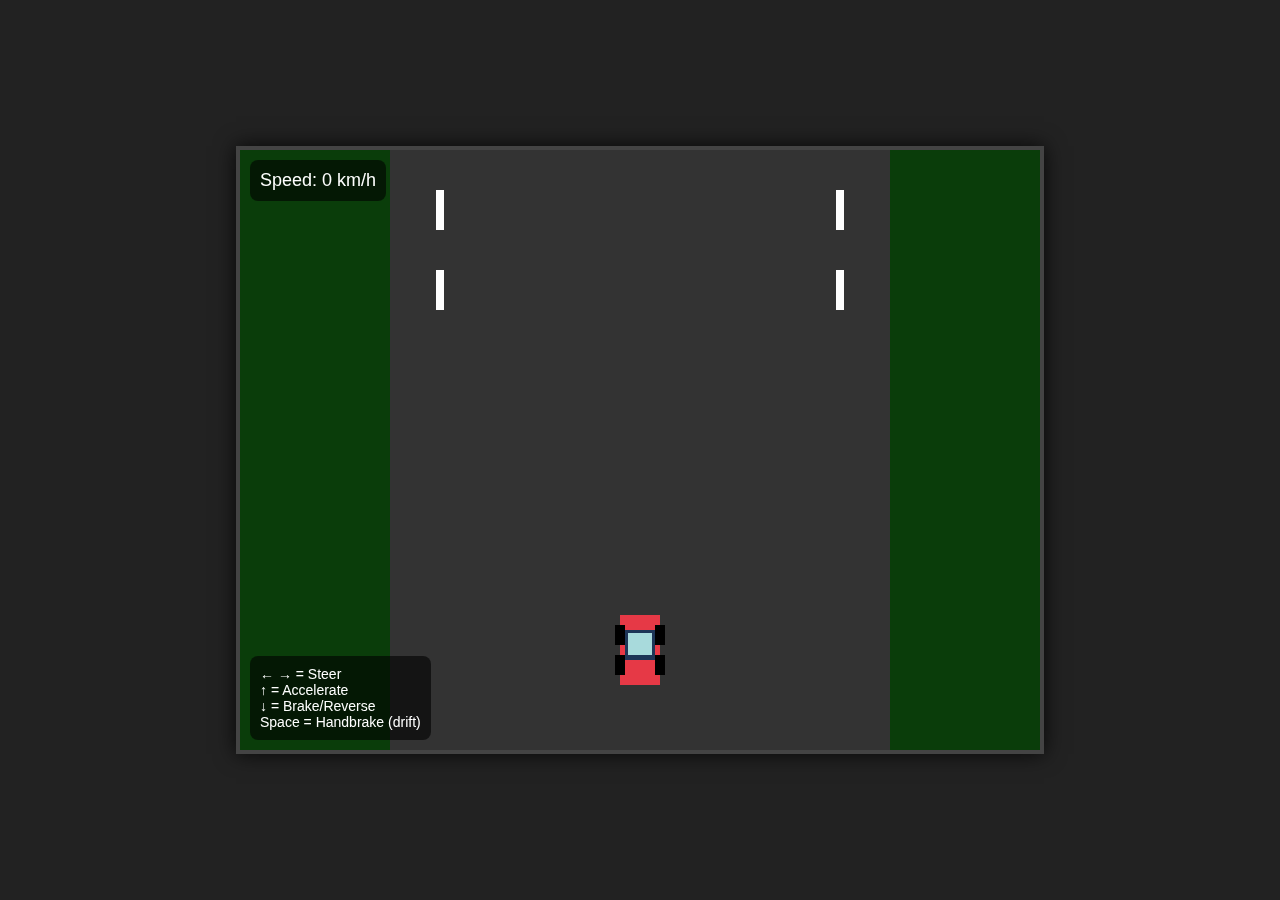
<file: 2D-Car-Game/Grok/car.html>
<!DOCTYPE html>
<html lang="en">
<head>
<meta charset="UTF-8">
<title>2D Car Driving Game</title>
<style>
  body { margin:0; background:#222; display:flex; justify-content:center; align-items:center; height:100vh; font-family:Arial; }
  #game-container {
    position:relative;
    width:800px; height:600px;
    border:4px solid #444;
    background:#0a3d0a; /* green grass */
    overflow:hidden;
    box-shadow:0 0 20px rgba(0,0,0,0.8);
  }
  canvas { display:block; }
  #ui {
    position:absolute; top:10px; left:10px; color:white; background:rgba(0,0,0,0.6);
    padding:10px; border-radius:8px; font-size:18px;
  }
  #instructions {
    position:absolute; bottom:10px; left:10px; color:#fff; background:rgba(0,0,0,0.6);
    padding:10px; border-radius:8px; font-size:14px;
  }
</style>
</head>
<body>

<div id="game-container">
  <canvas id="gameCanvas" width="800" height="600"></canvas>
  <div id="ui">Speed: <span id="speed">0</span> km/h</div>
  <div id="instructions">
    ← → = Steer<br>
    ↑ = Accelerate<br>
    ↓ = Brake/Reverse<br>
    Space = Handbrake (drift)
  </div>
</div>

<script>
// Get canvas
const canvas = document.getElementById('gameCanvas');
const ctx = canvas.getContext('2d');
const speedDisplay = document.getElementById('speed');

// Car properties
const car = {
  x: 400,
  y: 500,
  width: 40,
  height: 70,
  angle: 0,
  speed: 0,
  maxSpeed: 6,
  acceleration: 0.2,
  deceleration: 0.1,
  turnSpeed: 0.05,
  drift: false
};

// Controls
const keys = {};
window.addEventListener('keydown', e => keys[e.key] = true);
window.addEventListener('keyup', e => keys[e.key] = false);

// Road markings (simple dashed lines)
const roadLines = [
  {x: 200, y: -600, length: 100},
  {x: 600, y: -600, length: 100}
];

// Game loop
function update() {
  // Acceleration & braking
  if (keys['ArrowUp'] || keys['w']) {
    car.speed = Math.min(car.speed + car.acceleration, car.maxSpeed);
  } else if (keys['ArrowDown'] || keys['s']) {
    car.speed = Math.max(car.speed - car.acceleration, -car.maxSpeed / 2);
  } else {
    // Natural deceleration
    if (car.speed > 0) car.speed -= car.deceleration;
    else if (car.speed < 0) car.speed += car.deceleration;
  }

  // Handbrake (drift)
  car.drift = keys[' '];

  // Turning
  if (car.speed !== 0) {
    const turn = car.drift ? car.turnSpeed * 1.8 : car.turnSpeed;
    if (keys['ArrowLeft'] || keys['a']) car.angle -= turn * Math.abs(car.speed)/car.maxSpeed;
    if (keys['ArrowRight'] || keys['d']) car.angle += turn * Math.abs(car.speed)/car.maxSpeed;
  }

  // Move car
  const rad = car.angle;
  car.x += Math.sin(rad) * car.speed;
  car.y -= Math.cos(rad) * car.speed;

  // Keep car inside screen
  car.x = Math.max(20, Math.min(780, car.x));
  car.y = Math.max(20, Math.min(580, car.y));

  // Update speed display
  speedDisplay.textContent = Math.abs(Math.round(car.speed * 10));

  draw();
  requestAnimationFrame(update);
}

function draw() {
  // Clear canvas
  ctx.fillStyle = '#0a3d0a';
  ctx.fillRect(0, 0, canvas.width, canvas.height);

  // Draw road
  ctx.fillStyle = '#333';
  ctx.fillRect(150, 0, 500, canvas.height);
  
  // Draw road lines
  ctx.strokeStyle = '#fff';
  ctx.lineWidth = 8;
  ctx.setLineDash([40, 40]);
  roadLines.forEach(line => {
    ctx.beginPath();
    ctx.moveTo(line.x, line.y);
    ctx.lineTo(line.x, line.y + canvas.height + 200);
    ctx.stroke();
    line.y += Math.abs(car.speed) * 0.8; // scroll faster with speed
    if (line.y > canvas.height + 100) line.y = -200;
  });
  ctx.setLineDash([]);

  // Draw car
  ctx.save();
  ctx.translate(car.x, car.y);
  ctx.rotate(car.angle);
  
  // Body
  ctx.fillStyle = '#e63946';
  ctx.fillRect(-car.width/2, -car.height/2, car.width, car.height);
  
  // Roof
  ctx.fillStyle = '#1d3557';
  ctx.fillRect(-car.width/2 + 5, -car.height/2 + 15, car.width - 10, 30);
  
  // Windows
  ctx.fillStyle = '#a8dadc';
  ctx.fillRect(-car.width/2 + 8, -car.height/2 + 18, car.width - 16, 22);
  
  // Wheels
  ctx.fillStyle = '#000';
  ctx.fillRect(-car.width/2 - 5, -car.height/2 + 10, 10, 20);
  ctx.fillRect(car.width/2 - 5, -car.height/2 + 10, 10, 20);
  ctx.fillRect(-car.width/2 - 5, car.height/2 - 30, 10, 20);
  ctx.fillRect(car.width/2 - 5, car.height/2 - 30, 10, 20);
  
  ctx.restore();
}

// Start game
update();
</script>
</body>
</html>
</file>
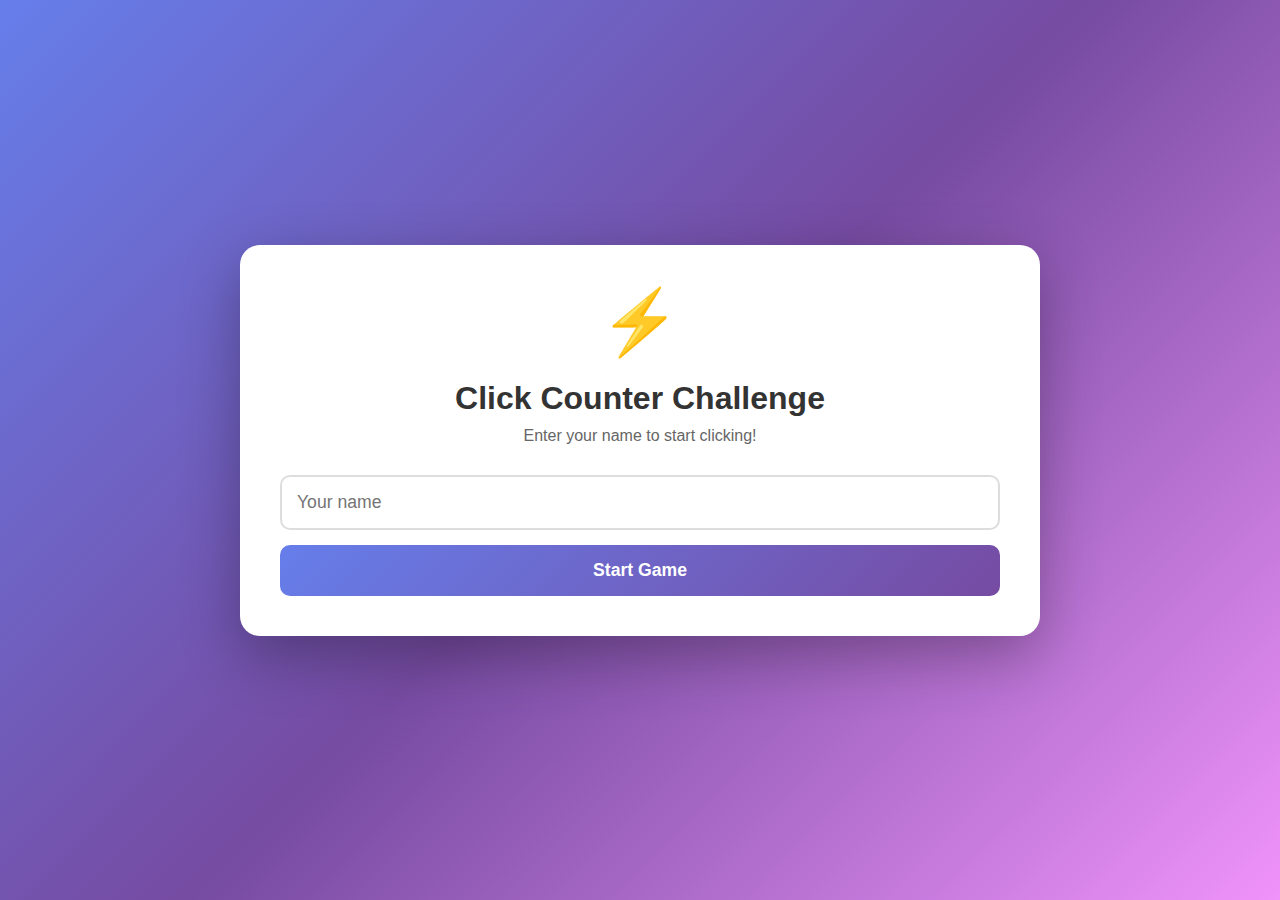
<file: Counter/Claude-Sonnet4.5/counter.html>
<!DOCTYPE html>
<html lang="en">
<head>
    <meta charset="UTF-8">
    <meta name="viewport" content="width=device-width, initial-scale=1.0">
    <title>Click Counter Challenge</title>
    <style>
        * {
            margin: 0;
            padding: 0;
            box-sizing: border-box;
        }

        body {
            font-family: -apple-system, BlinkMacSystemFont, 'Segoe UI', Roboto, Oxygen, Ubuntu, Cantarell, sans-serif;
            background: linear-gradient(135deg, #667eea 0%, #764ba2 50%, #f093fb 100%);
            min-height: 100vh;
            display: flex;
            align-items: center;
            justify-content: center;
            padding: 20px;
        }

        .container {
            max-width: 800px;
            width: 100%;
        }

        .card {
            background: white;
            border-radius: 20px;
            box-shadow: 0 20px 60px rgba(0, 0, 0, 0.3);
            padding: 40px;
            margin-bottom: 20px;
        }

        .name-screen {
            text-align: center;
        }

        .name-screen h1 {
            font-size: 2rem;
            color: #333;
            margin-bottom: 10px;
        }

        .name-screen p {
            color: #666;
            margin-bottom: 30px;
        }

        .icon {
            font-size: 4rem;
            margin-bottom: 20px;
        }

        input {
            width: 100%;
            padding: 15px;
            border: 2px solid #ddd;
            border-radius: 10px;
            font-size: 1.1rem;
            margin-bottom: 15px;
            transition: border-color 0.3s;
        }

        input:focus {
            outline: none;
            border-color: #667eea;
        }

        button {
            cursor: pointer;
            border: none;
            font-weight: bold;
            transition: all 0.3s;
        }

        .start-btn, .reset-btn {
            width: 100%;
            padding: 15px;
            background: linear-gradient(135deg, #667eea 0%, #764ba2 100%);
            color: white;
            border-radius: 10px;
            font-size: 1.1rem;
        }

        .start-btn:hover, .reset-btn:hover {
            transform: scale(1.02);
            box-shadow: 0 5px 20px rgba(102, 126, 234, 0.4);
        }

        .game-screen {
            display: none;
        }

        .game-header {
            text-align: center;
            margin-bottom: 40px;
        }

        .game-header h1 {
            font-size: 2.5rem;
            color: #333;
            margin-bottom: 10px;
        }

        .game-header p {
            color: #666;
        }

        .player-name {
            color: #667eea;
            font-weight: 600;
            margin-top: 5px;
        }

        .game-area {
            text-align: center;
        }

        .count-display {
            font-size: 5rem;
            font-weight: bold;
            background: linear-gradient(135deg, #667eea 0%, #764ba2 100%);
            -webkit-background-clip: text;
            -webkit-text-fill-color: transparent;
            background-clip: text;
            margin-bottom: 10px;
        }

        .count-label {
            color: #999;
            margin-bottom: 20px;
        }

        .rank-badge {
            display: inline-flex;
            align-items: center;
            gap: 10px;
            background: #fef3c7;
            color: #92400e;
            padding: 10px 20px;
            border-radius: 50px;
            font-weight: bold;
            margin: 20px 0;
        }

        .click-button {
            width: 250px;
            height: 250px;
            background: linear-gradient(135deg, #667eea 0%, #764ba2 100%);
            color: white;
            border-radius: 50%;
            font-size: 1.5rem;
            box-shadow: 0 10px 40px rgba(102, 126, 234, 0.5);
            margin: 30px auto;
        }

        .click-button:hover {
            transform: scale(1.05);
            box-shadow: 0 15px 50px rgba(102, 126, 234, 0.6);
        }

        .click-button:active {
            transform: scale(0.95);
        }

        .reset-btn {
            width: auto;
            padding: 12px 30px;
            background: #e5e7eb;
            color: #333;
            margin-top: 20px;
        }

        .reset-btn:hover {
            background: #d1d5db;
        }

        .leaderboard h2 {
            font-size: 1.8rem;
            color: #333;
            margin-bottom: 20px;
            display: flex;
            align-items: center;
            gap: 10px;
        }

        .leaderboard-entry {
            display: flex;
            justify-content: space-between;
            align-items: center;
            padding: 15px;
            margin-bottom: 10px;
            border-radius: 10px;
            background: #f9fafb;
        }

        .leaderboard-entry.rank-1 {
            background: linear-gradient(135deg, #fef3c7 0%, #fde68a 100%);
            border: 2px solid #fbbf24;
        }

        .leaderboard-entry.rank-2 {
            background: linear-gradient(135deg, #f3f4f6 0%, #e5e7eb 100%);
            border: 2px solid #9ca3af;
        }

        .leaderboard-entry.rank-3 {
            background: linear-gradient(135deg, #fed7aa 0%, #fdba74 100%);
            border: 2px solid #f97316;
        }

        .entry-left {
            display: flex;
            align-items: center;
            gap: 15px;
        }

        .entry-rank {
            font-size: 1.5rem;
            font-weight: bold;
            color: #333;
            min-width: 40px;
        }

        .entry-name {
            font-weight: bold;
            color: #333;
        }

        .entry-date {
            font-size: 0.85rem;
            color: #666;
        }

        .entry-score {
            font-size: 1.5rem;
            font-weight: bold;
            color: #667eea;
        }

        .loading, .empty-state {
            text-align: center;
            color: #666;
            padding: 40px;
        }

        .hidden {
            display: none;
        }
    </style>
</head>
<body>
    <div class="container">
        <!-- Name Entry Screen -->
        <div id="nameScreen" class="card name-screen">
            <div class="icon">⚡</div>
            <h1>Click Counter Challenge</h1>
            <p>Enter your name to start clicking!</p>
            <input type="text" id="playerNameInput" placeholder="Your name" maxlength="20">
            <button class="start-btn" onclick="startGame()">Start Game</button>
        </div>

        <!-- Game Screen -->
        <div id="gameScreen" class="game-screen">
            <div class="card">
                <div class="game-header">
                    <h1>Click Counter Challenge</h1>
                    <p>How fast can you click?</p>
                    <p class="player-name">Playing as: <span id="displayName"></span></p>
                </div>

                <div class="game-area">
                    <div class="count-display" id="countDisplay">0</div>
                    <div class="count-label">clicks</div>
                    <div id="rankBadge" class="rank-badge hidden">
                        🏆 Rank #<span id="rankNumber"></span> - Top 10!
                    </div>
                    <button class="click-button" onclick="incrementCount()">CLICK ME!</button>
                    <button class="reset-btn" onclick="resetGame()">Reset & Save</button>
                </div>
            </div>

            <!-- Leaderboard -->
            <div class="card leaderboard">
                <h2>👥 Global Top 10</h2>
                <div id="leaderboardContent"></div>
            </div>
        </div>
    </div>

    <script>
        let count = 0;
        let gameStarted = false;
        let playerName = '';
        let leaderboard = [];
        const sessionId = `player_${Date.now()}_${Math.random()}`;

        // Load leaderboard from localStorage
        function loadLeaderboard() {
            const stored = localStorage.getItem('clickCounter_leaderboard');
            if (stored) {
                leaderboard = JSON.parse(stored);
                leaderboard.sort((a, b) => b.score - a.score);
                leaderboard = leaderboard.slice(0, 10);
            }
            displayLeaderboard();
        }

        // Display leaderboard
        function displayLeaderboard() {
            const content = document.getElementById('leaderboardContent');
            
            if (leaderboard.length === 0) {
                content.innerHTML = '<div class="empty-state">No scores yet. Be the first to set a record!</div>';
                return;
            }

            let html = '';
            leaderboard.forEach((entry, index) => {
                const rankClass = index === 0 ? 'rank-1' : index === 1 ? 'rank-2' : index === 2 ? 'rank-3' : '';
                const emoji = index === 0 ? '🥇' : index === 1 ? '🥈' : index === 2 ? '🥉' : `#${index + 1}`;
                const date = new Date(entry.date).toLocaleDateString();
                
                html += `
                    <div class="leaderboard-entry ${rankClass}">
                        <div class="entry-left">
                            <div class="entry-rank">${emoji}</div>
                            <div>
                                <div class="entry-name">${entry.name}</div>
                                <div class="entry-date">${date}</div>
                            </div>
                        </div>
                        <div class="entry-score">${entry.score}</div>
                    </div>
                `;
            });
            
            content.innerHTML = html;
        }

        // Start game
        function startGame() {
            const nameInput = document.getElementById('playerNameInput');
            playerName = nameInput.value.trim();
            
            if (!playerName) {
                alert('Please enter your name!');
                return;
            }

            document.getElementById('nameScreen').style.display = 'none';
            document.getElementById('gameScreen').style.display = 'block';
            document.getElementById('displayName').textContent = playerName;
            
            loadLeaderboard();
        }

        // Increment count
        function incrementCount() {
            if (!gameStarted) {
                gameStarted = true;
            }
            count++;
            document.getElementById('countDisplay').textContent = count;
            updateRank();
        }

        // Update rank display
        function updateRank() {
            const rank = getRank(count);
            const isTopTen = rank <= 10;
            const badge = document.getElementById('rankBadge');
            
            if (isTopTen) {
                badge.classList.remove('hidden');
                document.getElementById('rankNumber').textContent = rank;
            } else {
                badge.classList.add('hidden');
            }
        }

        // Get current rank
        function getRank(score) {
            const rank = leaderboard.findIndex(s => s.score <= score) + 1;
            return rank === 0 ? leaderboard.length + 1 : rank;
        }

        // Save score
        function saveScore() {
            if (count === 0 || !playerName) return;

            const newScore = {
                name: playerName,
                score: count,
                date: new Date().toISOString(),
                id: sessionId
            };

            const isTopTen = leaderboard.length < 10 || count > leaderboard[leaderboard.length - 1].score;
            
            if (isTopTen) {
                // Remove old entry from same session if exists
                leaderboard = leaderboard.filter(s => s.id !== sessionId);
                leaderboard.push(newScore);
                leaderboard.sort((a, b) => b.score - a.score);
                leaderboard = leaderboard.slice(0, 10);
                
                localStorage.setItem('clickCounter_leaderboard', JSON.stringify(leaderboard));
                displayLeaderboard();
            }
        }

        // Reset game
        function resetGame() {
            if (gameStarted && count > 0) {
                saveScore();
            }
            count = 0;
            gameStarted = false;
            document.getElementById('countDisplay').textContent = '0';
            document.getElementById('rankBadge').classList.add('hidden');
        }

        // Save on page unload
        window.addEventListener('beforeunload', () => {
            if (gameStarted && count > 0) {
                saveScore();
            }
        });
    </script>
</body>
</html>
</file>
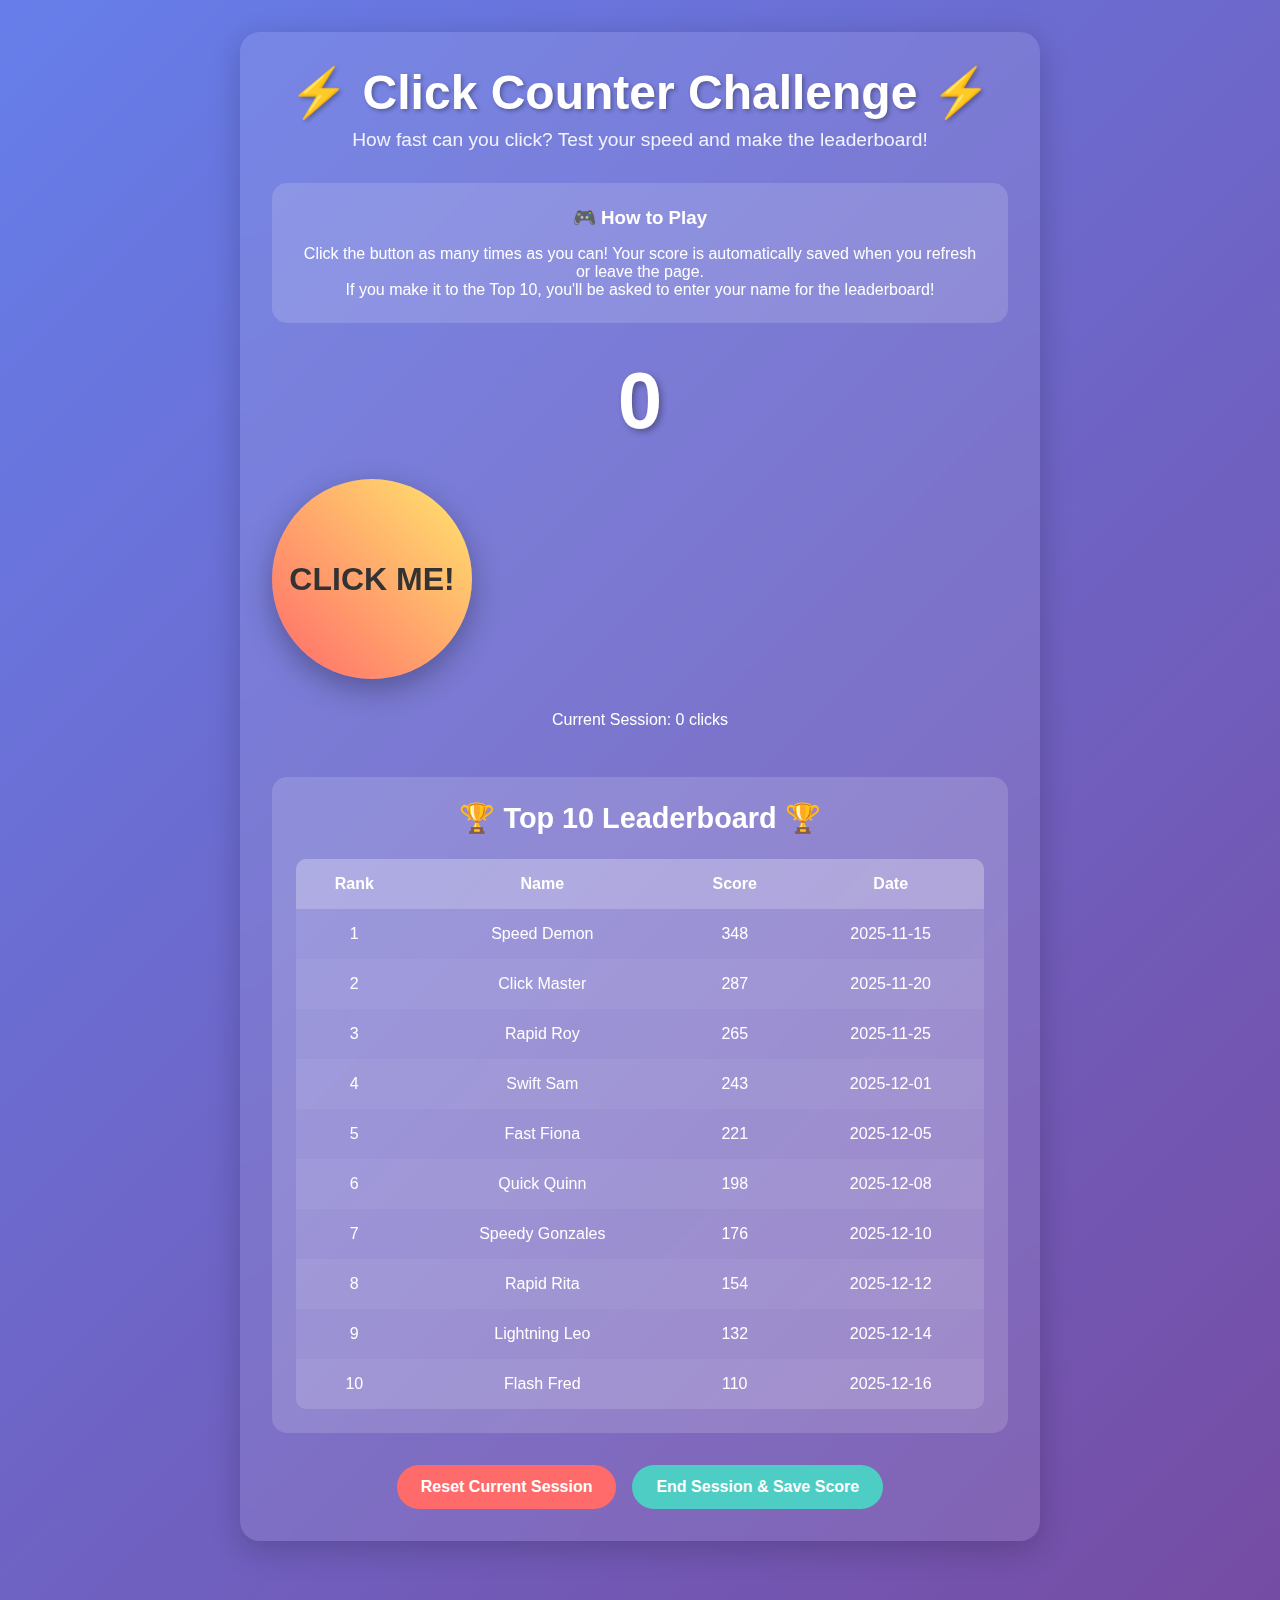
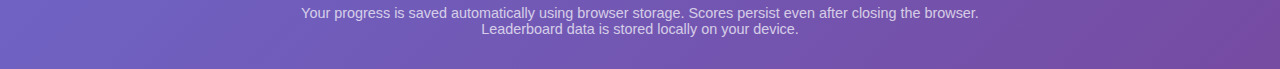
<file: Counter/Deepseek/counter.html>
<!DOCTYPE html>
<html lang="en">
<head>
    <meta charset="UTF-8">
    <meta name="viewport" content="width=device-width, initial-scale=1.0">
    <title>Click Counter Challenge</title>
    <style>
        * {
            margin: 0;
            padding: 0;
            box-sizing: border-box;
            font-family: 'Segoe UI', Tahoma, Geneva, Verdana, sans-serif;
        }

        body {
            background: linear-gradient(135deg, #667eea 0%, #764ba2 100%);
            min-height: 100vh;
            display: flex;
            flex-direction: column;
            align-items: center;
            padding: 2rem;
            color: white;
        }

        .container {
            max-width: 800px;
            width: 100%;
            background-color: rgba(255, 255, 255, 0.1);
            backdrop-filter: blur(10px);
            border-radius: 20px;
            padding: 2rem;
            box-shadow: 0 8px 32px rgba(0, 0, 0, 0.2);
            margin-bottom: 2rem;
        }

        header {
            text-align: center;
            margin-bottom: 2rem;
        }

        h1 {
            font-size: 3rem;
            margin-bottom: 0.5rem;
            text-shadow: 2px 2px 4px rgba(0, 0, 0, 0.3);
        }

        .subtitle {
            font-size: 1.2rem;
            opacity: 0.9;
        }

        .main-game {
            text-align: center;
            margin-bottom: 3rem;
        }

        .current-score {
            font-size: 5rem;
            font-weight: bold;
            margin: 2rem 0;
            text-shadow: 3px 3px 6px rgba(0, 0, 0, 0.3);
            transition: transform 0.1s ease;
        }

        .click-button {
            background: linear-gradient(45deg, #FF6B6B, #FFE66D);
            border: none;
            width: 200px;
            height: 200px;
            border-radius: 50%;
            font-size: 2rem;
            font-weight: bold;
            color: #333;
            cursor: pointer;
            box-shadow: 0 10px 30px rgba(0, 0, 0, 0.3);
            transition: all 0.1s ease;
            margin-bottom: 2rem;
            display: flex;
            align-items: center;
            justify-content: center;
        }

        .click-button:hover {
            transform: scale(1.05);
            box-shadow: 0 15px 35px rgba(0, 0, 0, 0.4);
        }

        .click-button:active {
            transform: scale(0.95);
            box-shadow: 0 5px 20px rgba(0, 0, 0, 0.2);
        }

        .instructions {
            background-color: rgba(255, 255, 255, 0.15);
            padding: 1.5rem;
            border-radius: 15px;
            margin-bottom: 2rem;
            text-align: center;
        }

        .instructions h3 {
            margin-bottom: 1rem;
        }

        .leaderboard {
            background-color: rgba(255, 255, 255, 0.15);
            padding: 1.5rem;
            border-radius: 15px;
        }

        .leaderboard h2 {
            text-align: center;
            margin-bottom: 1.5rem;
            font-size: 1.8rem;
        }

        table {
            width: 100%;
            border-collapse: collapse;
            background-color: rgba(255, 255, 255, 0.1);
            border-radius: 10px;
            overflow: hidden;
        }

        th, td {
            padding: 1rem;
            text-align: center;
        }

        th {
            background-color: rgba(255, 255, 255, 0.2);
            font-weight: bold;
        }

        tr:nth-child(even) {
            background-color: rgba(255, 255, 255, 0.05);
        }

        .current-highlight {
            background-color: rgba(255, 230, 109, 0.3) !important;
            font-weight: bold;
            animation: pulse 2s infinite;
        }

        .controls {
            display: flex;
            gap: 1rem;
            justify-content: center;
            margin-top: 2rem;
        }

        .control-button {
            padding: 0.8rem 1.5rem;
            border: none;
            border-radius: 50px;
            font-size: 1rem;
            font-weight: bold;
            cursor: pointer;
            transition: all 0.2s ease;
        }

        .reset-btn {
            background-color: #FF6B6B;
            color: white;
        }

        .submit-btn {
            background-color: #4ECDC4;
            color: white;
        }

        .control-button:hover {
            transform: translateY(-3px);
            box-shadow: 0 7px 15px rgba(0, 0, 0, 0.2);
        }

        .footer {
            text-align: center;
            margin-top: 2rem;
            opacity: 0.7;
            font-size: 0.9rem;
        }

        @keyframes pulse {
            0% { background-color: rgba(255, 230, 109, 0.3); }
            50% { background-color: rgba(255, 230, 109, 0.5); }
            100% { background-color: rgba(255, 230, 109, 0.3); }
        }

        @keyframes scorePop {
            0% { transform: scale(1); }
            50% { transform: scale(1.1); }
            100% { transform: scale(1); }
        }

        .notification {
            position: fixed;
            top: 20px;
            right: 20px;
            padding: 1rem 2rem;
            background-color: #4ECDC4;
            color: white;
            border-radius: 10px;
            box-shadow: 0 5px 15px rgba(0, 0, 0, 0.3);
            display: none;
            z-index: 1000;
        }

        .name-input {
            display: none;
            position: fixed;
            top: 50%;
            left: 50%;
            transform: translate(-50%, -50%);
            background-color: rgba(0, 0, 0, 0.9);
            padding: 2rem;
            border-radius: 15px;
            z-index: 1001;
            text-align: center;
            width: 90%;
            max-width: 400px;
        }

        .name-input input {
            width: 100%;
            padding: 1rem;
            margin: 1rem 0;
            font-size: 1.2rem;
            border: none;
            border-radius: 5px;
        }

        .name-input button {
            padding: 0.8rem 2rem;
            font-size: 1rem;
            background-color: #4ECDC4;
            color: white;
            border: none;
            border-radius: 5px;
            cursor: pointer;
        }

        @media (max-width: 768px) {
            .container {
                padding: 1rem;
            }
            
            h1 {
                font-size: 2rem;
            }
            
            .current-score {
                font-size: 3rem;
            }
            
            .click-button {
                width: 150px;
                height: 150px;
                font-size: 1.5rem;
            }
            
            table {
                font-size: 0.9rem;
            }
            
            th, td {
                padding: 0.5rem;
            }
        }
    </style>
</head>
<body>
    <div class="notification" id="notification"></div>
    
    <div class="name-input" id="nameInput">
        <h3>🎉 New High Score! 🎉</h3>
        <p>Your score: <span id="newScoreDisplay">0</span></p>
        <p>Enter your name:</p>
        <input type="text" id="playerName" maxlength="20" placeholder="Your Name">
        <button onclick="saveHighScore()">Save to Leaderboard</button>
    </div>
    
    <div class="container">
        <header>
            <h1>⚡ Click Counter Challenge ⚡</h1>
            <p class="subtitle">How fast can you click? Test your speed and make the leaderboard!</p>
        </header>
        
        <div class="instructions">
            <h3>🎮 How to Play</h3>
            <p>Click the button as many times as you can! Your score is automatically saved when you refresh or leave the page.</p>
            <p>If you make it to the Top 10, you'll be asked to enter your name for the leaderboard!</p>
        </div>
        
        <div class="main-game">
            <div class="current-score" id="currentScore">0</div>
            <button class="click-button" id="clickButton">CLICK ME!</button>
            <p>Current Session: <span id="sessionClicks">0</span> clicks</p>
        </div>
        
        <div class="leaderboard">
            <h2>🏆 Top 10 Leaderboard 🏆</h2>
            <table id="leaderboardTable">
                <thead>
                    <tr>
                        <th>Rank</th>
                        <th>Name</th>
                        <th>Score</th>
                        <th>Date</th>
                    </tr>
                </thead>
                <tbody id="leaderboardBody">
                    <!-- Leaderboard will be populated here -->
                </tbody>
            </table>
        </div>
        
        <div class="controls">
            <button class="control-button reset-btn" onclick="resetCurrentSession()">Reset Current Session</button>
            <button class="control-button submit-btn" onclick="endSession()">End Session & Save Score</button>
        </div>
    </div>
    
    <div class="footer">
        <p>Your progress is saved automatically using browser storage. Scores persist even after closing the browser.</p>
        <p>Leaderboard data is stored locally on your device.</p>
    </div>

    <script>
        // Game state variables
        let clickCount = 0;
        let sessionClicks = 0;
        let leaderboard = [];
        let currentPlayerId = null;
        
        // DOM elements
        const currentScoreEl = document.getElementById('currentScore');
        const clickButtonEl = document.getElementById('clickButton');
        const sessionClicksEl = document.getElementById('sessionClicks');
        const leaderboardBodyEl = document.getElementById('leaderboardBody');
        const notificationEl = document.getElementById('notification');
        const nameInputEl = document.getElementById('nameInput');
        const newScoreDisplayEl = document.getElementById('newScoreDisplay');
        const playerNameInput = document.getElementById('playerName');
        
        // Initialize the game
        function initGame() {
            // Load saved data from localStorage
            loadSavedData();
            
            // Set up click event listener for the main button
            clickButtonEl.addEventListener('click', handleClick);
            
            // Set up beforeunload event to save score when leaving
            window.addEventListener('beforeunload', saveCurrentScore);
            
            // Update display
            updateDisplay();
            updateLeaderboardDisplay();
        }
        
        // Handle click event
        function handleClick() {
            clickCount++;
            sessionClicks++;
            
            // Add visual feedback
            currentScoreEl.style.animation = 'none';
            setTimeout(() => {
                currentScoreEl.style.animation = 'scorePop 0.3s ease';
            }, 10);
            
            updateDisplay();
        }
        
        // Update all displays
        function updateDisplay() {
            currentScoreEl.textContent = clickCount;
            sessionClicksEl.textContent = sessionClicks;
            
            // Update button text with motivational messages
            if (clickCount < 10) {
                clickButtonEl.textContent = "CLICK ME!";
            } else if (clickCount < 50) {
                clickButtonEl.textContent = "KEEP GOING!";
            } else if (clickCount < 100) {
                clickButtonEl.textContent = "AWESOME!";
            } else if (clickCount < 200) {
                clickButtonEl.textContent = "LEGENDARY!";
            } else {
                clickButtonEl.textContent = "UNSTOPPABLE!";
            }
        }
        
        // Load saved data from localStorage
        function loadSavedData() {
            // Load total click count
            const savedCount = localStorage.getItem('clickCounter_total');
            if (savedCount) {
                clickCount = parseInt(savedCount);
            }
            
            // Load leaderboard
            const savedLeaderboard = localStorage.getItem('clickCounter_leaderboard');
            if (savedLeaderboard) {
                leaderboard = JSON.parse(savedLeaderboard);
            } else {
                // Initialize with some example scores
                leaderboard = [
                    { id: Date.now() + 1, name: "Speed Demon", score: 348, date: "2025-11-15" },
                    { id: Date.now() + 2, name: "Click Master", score: 287, date: "2025-11-20" },
                    { id: Date.now() + 3, name: "Rapid Roy", score: 265, date: "2025-11-25" },
                    { id: Date.now() + 4, name: "Swift Sam", score: 243, date: "2025-12-01" },
                    { id: Date.now() + 5, name: "Fast Fiona", score: 221, date: "2025-12-05" },
                    { id: Date.now() + 6, name: "Quick Quinn", score: 198, date: "2025-12-08" },
                    { id: Date.now() + 7, name: "Speedy Gonzales", score: 176, date: "2025-12-10" },
                    { id: Date.now() + 8, name: "Rapid Rita", score: 154, date: "2025-12-12" },
                    { id: Date.now() + 9, name: "Lightning Leo", score: 132, date: "2025-12-14" },
                    { id: Date.now() + 10, name: "Flash Fred", score: 110, date: "2025-12-16" }
                ];
                saveLeaderboard();
            }
            
            // Generate a unique ID for this session
            currentPlayerId = Date.now();
        }
        
        // Save current score to localStorage
        function saveCurrentScore() {
            localStorage.setItem('clickCounter_total', clickCount.toString());
            
            // Check if score qualifies for leaderboard
            const minLeaderboardScore = leaderboard.length > 0 ? 
                Math.min(...leaderboard.map(entry => entry.score)) : 0;
            
            if (clickCount > minLeaderboardScore || leaderboard.length < 10) {
                // Store pending high score
                localStorage.setItem('clickCounter_pendingScore', clickCount.toString());
                localStorage.setItem('clickCounter_pendingTime', new Date().toISOString());
            }
        }
        
        // Save leaderboard to localStorage[citation:2]
        function saveLeaderboard() {
            localStorage.setItem('clickCounter_leaderboard', JSON.stringify(leaderboard));
        }
        
        // Update leaderboard display
        function updateLeaderboardDisplay() {
            leaderboardBodyEl.innerHTML = '';
            
            // Sort leaderboard by score (descending)
            const sortedLeaderboard = [...leaderboard].sort((a, b) => b.score - a.score);
            
            // Display top 10
            sortedLeaderboard.slice(0, 10).forEach((entry, index) => {
                const row = document.createElement('tr');
                
                // Check if this is the current player's latest score
                const isCurrentPlayer = entry.id === currentPlayerId;
                if (isCurrentPlayer) {
                    row.classList.add('current-highlight');
                }
                
                row.innerHTML = `
                    <td>${index + 1}</td>
                    <td>${entry.name}</td>
                    <td>${entry.score}</td>
                    <td>${entry.date}</td>
                `;
                
                leaderboardBodyEl.appendChild(row);
            });
            
            // Fill remaining rows if less than 10
            for (let i = sortedLeaderboard.length; i < 10; i++) {
                const row = document.createElement('tr');
                row.innerHTML = `
                    <td>${i + 1}</td>
                    <td>-</td>
                    <td>0</td>
                    <td>-</td>
                `;
                leaderboardBodyEl.appendChild(row);
            }
        }
        
        // Show notification
        function showNotification(message, duration = 3000) {
            notificationEl.textContent = message;
            notificationEl.style.display = 'block';
            
            setTimeout(() => {
                notificationEl.style.display = 'none';
            }, duration);
        }
        
        // Check if current score qualifies for leaderboard
        function checkLeaderboardQualification() {
            if (clickCount === 0) return false;
            
            const minLeaderboardScore = leaderboard.length > 0 ? 
                Math.min(...leaderboard.map(entry => entry.score)) : 0;
            
            return leaderboard.length < 10 || clickCount > minLeaderboardScore;
        }
        
        // Show name input for high score
        function showNameInput() {
            newScoreDisplayEl.textContent = clickCount;
            nameInputEl.style.display = 'block';
            playerNameInput.focus();
        }
        
        // Save high score to leaderboard
        function saveHighScore() {
            const playerName = playerNameInput.value.trim() || "Anonymous";
            const today = new Date();
            const dateString = today.toISOString().split('T')[0];
            
            // Add to leaderboard
            leaderboard.push({
                id: currentPlayerId,
                name: playerName,
                score: clickCount,
                date: dateString
            });
            
            // Save and update display
            saveLeaderboard();
            updateLeaderboardDisplay();
            
            // Hide name input
            nameInputEl.style.display = 'none';
            playerNameInput.value = '';
            
            // Show confirmation
            showNotification(`🎊 Congratulations ${playerName}! You're now #${getPlayerRank()} on the leaderboard!`);
        }
        
        // Get current player's rank
        function getPlayerRank() {
            const sortedLeaderboard = [...leaderboard].sort((a, b) => b.score - a.score);
            const playerIndex = sortedLeaderboard.findIndex(entry => entry.id === currentPlayerId);
            return playerIndex + 1;
        }
        
        // Reset current session
        function resetCurrentSession() {
            sessionClicks = 0;
            updateDisplay();
            showNotification("Current session reset. Total score remains unchanged.");
        }
        
        // End session and check for high score
        function endSession() {
            saveCurrentScore();
            
            if (checkLeaderboardQualification()) {
                showNameInput();
            } else {
                showNotification(`Session ended with ${clickCount} total clicks. Keep going to make the leaderboard!`);
            }
        }
        
        // Check for pending high score on page load
        function checkPendingHighScore() {
            const pendingScore = localStorage.getItem('clickCounter_pendingScore');
            const pendingTime = localStorage.getItem('clickCounter_pendingTime');
            
            if (pendingScore && pendingTime) {
                const score = parseInt(pendingScore);
                const time = new Date(pendingTime);
                const now = new Date();
                
                // If the pending score is from a recent session (within last hour)
                if (now - time < 3600000) {
                    clickCount = score;
                    updateDisplay();
                    
                    if (checkLeaderboardQualification()) {
                        setTimeout(() => {
                            showNotification(`Welcome back! Your previous score of ${score} qualifies for the leaderboard!`);
                            setTimeout(showNameInput, 2000);
                        }, 1000);
                    }
                }
                
                // Clear pending data
                localStorage.removeItem('clickCounter_pendingScore');
                localStorage.removeItem('clickCounter_pendingTime');
            }
        }
        
        // Initialize the game when page loads
        document.addEventListener('DOMContentLoaded', () => {
            initGame();
            checkPendingHighScore();
            
            // Auto-save every 30 seconds
            setInterval(saveCurrentScore, 30000);
            
            // Show welcome message
            setTimeout(() => {
                showNotification("🎮 Click the button to start counting! Your progress is saved automatically.");
            }, 1000);
        });
    </script>
</body>
</html>
</file>
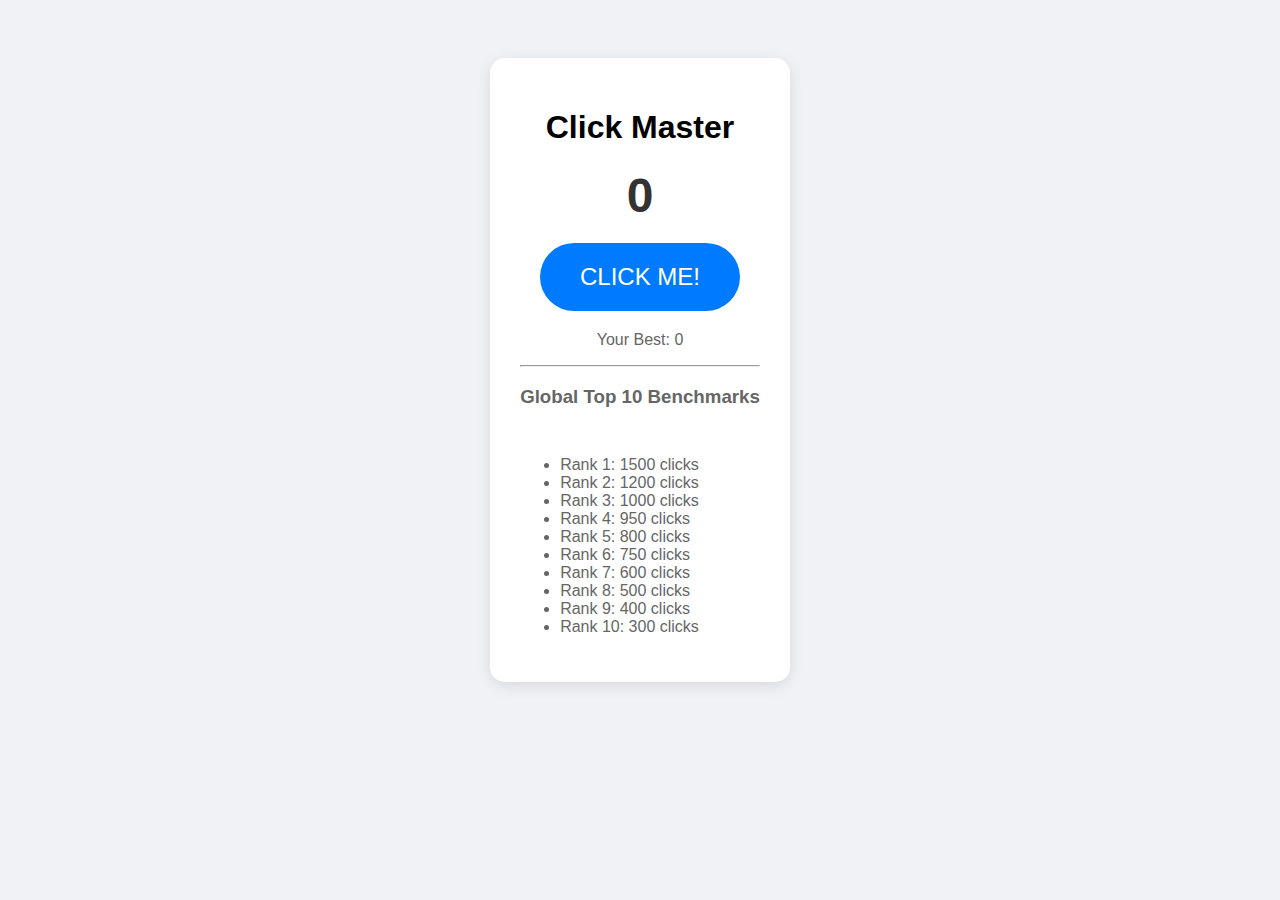
<file: Counter/Gemini3-Fast/counter.html>
<!DOCTYPE html>
<html lang="en">
<head>
    <meta charset="UTF-8">
    <title>Click Master: World Challenge</title>
    <style>
        body { font-family: 'Segoe UI', sans-serif; text-align: center; background: #f0f2f5; padding: 50px; }
        .game-card { background: white; padding: 30px; border-radius: 15px; box-shadow: 0 4px 15px rgba(0,0,0,0.1); display: inline-block; }
        #click-btn { font-size: 24px; padding: 20px 40px; cursor: pointer; background: #007bff; color: white; border: none; border-radius: 50px; transition: transform 0.1s; }
        #click-btn:active { transform: scale(0.95); background: #0056b3; }
        .score-display { font-size: 48px; margin: 20px 0; font-weight: bold; color: #333; }
        .stats { margin-top: 20px; color: #666; }
        .leaderboard { margin-top: 30px; text-align: left; display: inline-block; width: 100%; max-width: 300px; }
        .record-hit { color: #28a745; font-weight: bold; display: none; margin-top: 10px; }
    </style>
</head>
<body>

    <div class="game-card">
        <h1>Click Master</h1>
        <div class="score-display" id="counter">0</div>
        <button id="click-btn">CLICK ME!</button>
        
        <div id="record-msg" class="record-hit">🎉 NEW GLOBAL RECORD RANKING! 🎉</div>

        <div class="stats">
            <p>Your Best: <span id="best-score">0</span></p>
            <hr>
            <h3>Global Top 10 Benchmarks</h3>
            <ul id="leaderboard-list" class="leaderboard"></ul>
        </div>
    </div>

    <script>
        // Mock World Top 10 (CPS/Total benchmarks)
        const globalTop10 = [1500, 1200, 1000, 950, 800, 750, 600, 500, 400, 300];
        
        let count = 0;
        let personalBest = localStorage.getItem('personalBest') || 0;

        const counterDisplay = document.getElementById('counter');
        const bestDisplay = document.getElementById('best-score');
        const clickBtn = document.getElementById('click-btn');
        const recordMsg = document.getElementById('record-msg');

        // Initial UI Load
        bestDisplay.innerText = personalBest;
        renderLeaderboard();

        // 1. Click Handler
        clickBtn.addEventListener('click', () => {
            count++;
            counterDisplay.innerText = count;
            checkGlobalRanking(count);
        });

        // 2. Save Data on Exit/Refresh
        window.addEventListener('beforeunload', () => {
            if (count > personalBest) {
                localStorage.setItem('personalBest', count);
            }
        });

        function checkGlobalRanking(currentScore) {
            // Check if user outperforms any of the top 10
            const isTop10 = globalTop10.some(score => currentScore > score);
            if (isTop10) {
                recordMsg.style.display = 'block';
            }
        }

        function renderLeaderboard() {
            const list = document.getElementById('leaderboard-list');
            list.innerHTML = globalTop10.map((score, index) => 
                `<li>Rank ${index + 1}: ${score} clicks</li>`
            ).join('');
        }
    </script>
</body>
</html>
</file>
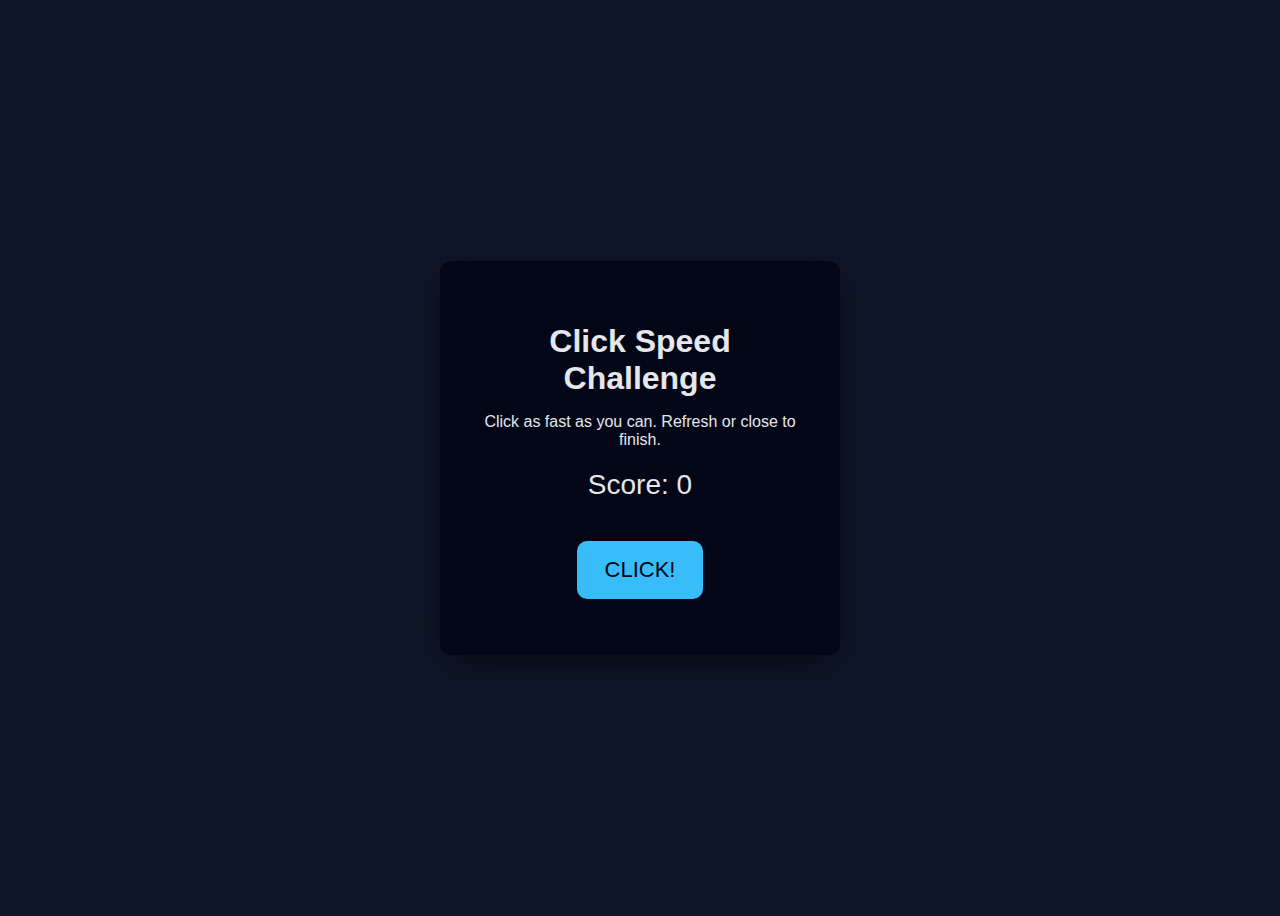
<file: Counter/GPT-5.2/counter.html>
<!DOCTYPE html>
<html lang="en">
<head>
  <meta charset="UTF-8" />
  <meta name="viewport" content="width=device-width, initial-scale=1.0" />
  <title>Click Speed Challenge</title>
  <style>
    body {
      font-family: Arial, sans-serif;
      display: flex;
      justify-content: center;
      align-items: center;
      height: 100vh;
      background: #0f172a;
      color: #e5e7eb;
    }
    .game {
      text-align: center;
      background: #020617;
      padding: 40px;
      border-radius: 12px;
      box-shadow: 0 10px 40px rgba(0,0,0,0.6);
      width: 320px;
    }
    h1 { margin-bottom: 10px; }
    button {
      font-size: 22px;
      padding: 16px 28px;
      border-radius: 10px;
      border: none;
      cursor: pointer;
      background: #38bdf8;
      color: #020617;
      margin-top: 20px;
    }
    button:active { transform: scale(0.96); }
    .score { font-size: 28px; margin: 20px 0; }
    .result { margin-top: 16px; font-size: 14px; color: #a5b4fc; }
  </style>
</head>
<body>
  <div class="game">
    <h1>Click Speed Challenge</h1>
    <p>Click as fast as you can. Refresh or close to finish.</p>
    <div class="score">Score: <span id="count">0</span></div>
    <button id="clickBtn">CLICK!</button>
    <div class="result" id="result"></div>
  </div>

  <script>
    const countEl = document.getElementById('count');
    const resultEl = document.getElementById('result');
    const btn = document.getElementById('clickBtn');

    let count = Number(localStorage.getItem('currentScore')) || 0;
    countEl.textContent = count;

    // Simulated global top 10 (stored locally for demo purposes)
    let top10 = JSON.parse(localStorage.getItem('top10')) || [50,45,40,35,30,25,20,15,10,5];

    btn.addEventListener('click', () => {
      count++;
      countEl.textContent = count;
      localStorage.setItem('currentScore', count);
    });

    function finalizeScore() {
      localStorage.removeItem('currentScore');

      const minTopScore = Math.min(...top10);
      if (count > minTopScore) {
        top10.push(count);
        top10.sort((a,b) => b - a);
        top10 = top10.slice(0, 10);
        localStorage.setItem('top10', JSON.stringify(top10));
        localStorage.setItem('lastResult', `\ud83c\udfc6 New World Top 10! Your score: ${count}`);
      } else {
        localStorage.setItem('lastResult', `Your score: ${count}. Not in Top 10 yet.`);
      }
    }

    // Trigger when user leaves or refreshes
    window.addEventListener('beforeunload', finalizeScore);

    // Show last result if exists
    const lastResult = localStorage.getItem('lastResult');
    if (lastResult) {
      resultEl.textContent = lastResult;
    }
  </script>
</body>
</html>
</file>
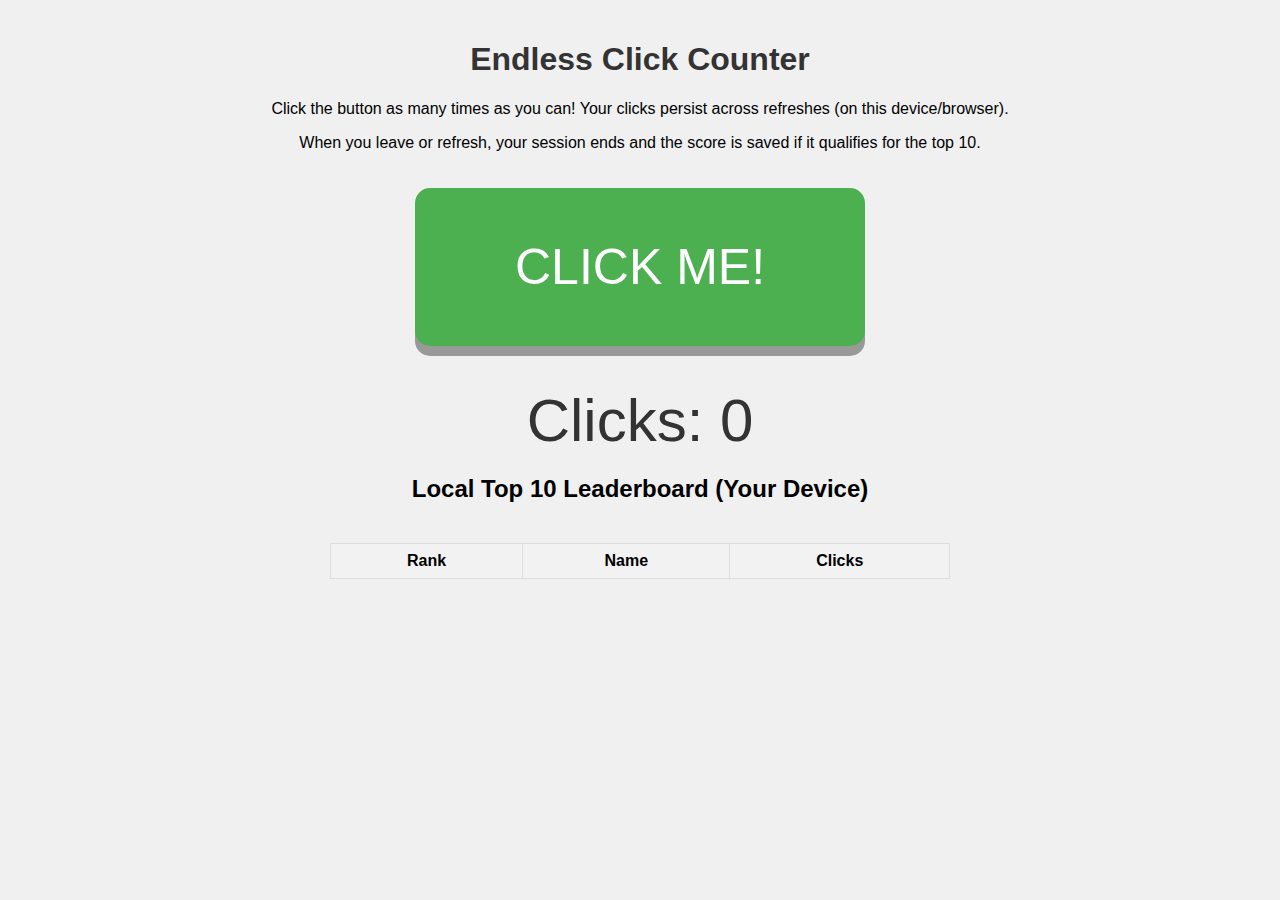
<file: Counter/Grok/counter.html>
<!DOCTYPE html>
<html lang="en">
<head>
    <meta charset="UTF-8">
    <meta name="viewport" content="width=device-width, initial-scale=1.0">
    <title>Endless Click Counter Game</title>
    <style>
        body {
            font-family: Arial, sans-serif;
            text-align: center;
            background-color: #f0f0f0;
            margin: 0;
            padding: 20px;
        }
        h1 {
            color: #333;
        }
        #click-button {
            font-size: 50px;
            padding: 50px 100px;
            margin: 20px;
            cursor: pointer;
            background-color: #4CAF50;
            color: white;
            border: none;
            border-radius: 15px;
            box-shadow: 0 10px #999;
        }
        #click-button:active {
            box-shadow: 0 5px #666;
            transform: translateY(4px);
        }
        #count {
            font-size: 60px;
            margin: 20px;
            color: #333;
        }
        #leaderboard {
            margin: 40px auto;
            width: 50%;
            border-collapse: collapse;
        }
        #leaderboard th, #leaderboard td {
            border: 1px solid #ddd;
            padding: 8px;
        }
        #leaderboard th {
            background-color: #f2f2f2;
        }
        #message {
            font-size: 24px;
            color: red;
            margin: 20px;
        }
        #name-input {
            font-size: 20px;
            padding: 10px;
            margin: 10px;
        }
    </style>
</head>
<body>
    <h1>Endless Click Counter</h1>
    <p>Click the button as many times as you can! Your clicks persist across refreshes (on this device/browser).</p>
    <p>When you leave or refresh, your session ends and the score is saved if it qualifies for the top 10.</p>
    
    <button id="click-button">CLICK ME!</button>
    
    <div id="count">Clicks: 0</div>
    
    <div id="message"></div>
    
    <h2>Local Top 10 Leaderboard (Your Device)</h2>
    <table id="leaderboard">
        <thead>
            <tr>
                <th>Rank</th>
                <th>Name</th>
                <th>Clicks</th>
            </tr>
        </thead>
        <tbody></tbody>
    </table>

    <script>
        let count = 0;
        const countDisplay = document.getElementById('count');
        const messageDisplay = document.getElementById('message');
        const leaderboardBody = document.querySelector('#leaderboard tbody');

        // Load current session count from localStorage (if resuming)
        if (localStorage.getItem('currentClicks')) {
            count = parseInt(localStorage.getItem('currentClicks'));
            updateCount();
        }

        document.getElementById('click-button').addEventListener('click', () => {
            count++;
            localStorage.setItem('currentClicks', count);
            updateCount();
        });

        function updateCount() {
            countDisplay.textContent = `Clicks: ${count}`;
        }

        function loadLeaderboard() {
            let scores = JSON.parse(localStorage.getItem('topScores') || '[]');
            // Sort descending
            scores.sort((a, b) => b.clicks - a.clicks);
            // Keep only top 10
            scores = scores.slice(0, 10);

            leaderboardBody.innerHTML = '';
            scores.forEach((entry, index) => {
                const row = document.createElement('tr');
                row.innerHTML = `
                    <td>${index + 1}</td>
                    <td>${entry.name}</td>
                    <td>${entry.clicks}</td>
                `;
                leaderboardBody.appendChild(row);
            });

            return scores;
        }

        function saveScoreIfQualified() {
            if (count === 0) return;

            let scores = loadLeaderboard(); // loads and sorts

            // Check if current score qualifies (higher than lowest in top 10 or less than 10 entries)
            const lowest = scores.length < 10 ? 0 : scores[scores.length - 1].clicks;

            if (count > lowest) {
                let name = prompt('Amazing! Your score qualifies for the top 10!\nEnter your name:');
                if (!name) name = 'Anonymous';

                scores.push({ name, clicks: count });
                // Re-sort and slice
                scores.sort((a, b) => b.clicks - a.clicks);
                scores = scores.slice(0, 10);

                localStorage.setItem('topScores', JSON.stringify(scores));
                messageDisplay.textContent = `Congratulations, ${name}! Your score of ${count} is in the top 10!`;
                loadLeaderboard();
            } else {
                messageDisplay.textContent = `Session ended with ${count} clicks. Good effort! (Did not make top 10)`;
            }
        }

        // On page load, show leaderboard
        loadLeaderboard();

        // On page unload (refresh, close, exit), save if qualified
        window.addEventListener('beforeunload', () => {
            saveScoreIfQualified();
            // Clear current session
            localStorage.removeItem('currentClicks');
        });

        // Also handle visibility change (e.g., switching tabs/apps on mobile)
        document.addEventListener('visibilitychange', () => {
            if (document.visibilityState === 'hidden') {
                saveScoreIfQualified();
                localStorage.removeItem('currentClicks');
            }
        });
    </script>
</body>
</html>
</file>
<file: 2D-Car-Game/GPT-5.2-Codex/css/style.css>
:root{
  --ink:#0c0b12;
  --sky:#e7c99a;
  --sand:#d4a86a;
  --rust:#a5523c;
  --night:#1a1b23;
  --mint:#7bdcb5;
  --sun:#ffb347;
  --panel:rgba(15,12,18,0.7);
  --panel-stroke:rgba(255,255,255,0.12);
}

*{box-sizing:border-box;}
html,body{height:100%;}
body{
  margin:0;
  font-family:"Rockwell", "Palatino", "Bookman", serif;
  color:#f5efe4;
  background:radial-gradient(1000px 700px at 70% -10%, #ffd9a0 0%, #e1b778 35%, #b17a45 60%, #3c2a1d 100%);
  overflow:hidden;
}

.grain{
  position:fixed;
  inset:-100px;
  background-image:radial-gradient(circle at 2px 2px, rgba(255,255,255,0.08) 1px, transparent 0);
  background-size:6px 6px;
  opacity:0.2;
  pointer-events:none;
  mix-blend-mode:soft-light;
  animation:grain 10s steps(10) infinite;
}

@keyframes grain{to{transform:translate3d(-40px, 20px, 0);}}

canvas{display:block; width:100vw; height:100vh;}

#ui{
  position:fixed;
  inset:0;
  display:grid;
  grid-template-columns:320px 1fr 320px;
  grid-template-rows:auto 1fr auto;
  gap:12px;
  padding:14px;
  pointer-events:none;
  animation:uiIn 700ms ease forwards;
  opacity:0;
  transform:translateY(10px);
}

@keyframes uiIn{to{opacity:1; transform:translateY(0);}}

.panel{
  pointer-events:auto;
  background:var(--panel);
  border:1px solid var(--panel-stroke);
  border-radius:18px;
  padding:14px 16px;
  box-shadow:0 18px 40px rgba(0,0,0,0.35);
  backdrop-filter:blur(10px);
}

.title{
  font-size:18px;
  letter-spacing:1.5px;
  text-transform:uppercase;
  color:#ffe1b8;
  margin:0 0 10px;
}

.stat{
  display:flex;
  align-items:center;
  justify-content:space-between;
  padding:8px 10px;
  background:rgba(255,255,255,0.06);
  border-radius:12px;
  margin-bottom:8px;
  font-size:13px;
}

.stat b{font-size:16px; color:#fff2d9;}

.chip{
  display:inline-flex;
  align-items:center;
  gap:6px;
  padding:4px 10px;
  border-radius:999px;
  background:rgba(255,255,255,0.08);
  border:1px solid rgba(255,255,255,0.14);
  font-size:12px;
}

.controls{
  display:flex;
  flex-wrap:wrap;
  gap:8px;
  margin-top:8px;
}

.key{
  background:#1c131a;
  border:1px solid rgba(255,255,255,0.18);
  color:#f3e5c6;
  border-radius:10px;
  padding:6px 10px;
  font-size:12px;
  font-weight:600;
}

.btns{
  display:flex;
  gap:8px;
  flex-wrap:wrap;
  margin-top:10px;
}

button{
  pointer-events:auto;
  border:none;
  border-radius:12px;
  padding:8px 12px;
  background:linear-gradient(135deg, #f5b56d, #d97b51);
  color:#3b1f12;
  font-weight:700;
  cursor:pointer;
  letter-spacing:0.4px;
  box-shadow:0 8px 14px rgba(0,0,0,0.25);
}

button:active{transform:translateY(1px);}

#hud{grid-column:1; grid-row:1;}
#help{grid-column:1; grid-row:2; align-self:start;}
#status{grid-column:3; grid-row:1;}
#mobile{grid-column:3; grid-row:2; align-self:start;}
#footer{grid-column:2; grid-row:3; align-self:end; justify-self:center;}

.meter{
  height:10px;
  background:#2c1c18;
  border-radius:999px;
  overflow:hidden;
  border:1px solid rgba(255,255,255,0.16);
}
.meter span{
  display:block;
  height:100%;
  background:linear-gradient(90deg, #7bdcb5, #e6f7cc);
  width:40%;
}

.touchpad{
  display:grid;
  grid-template-columns:repeat(3, 1fr);
  gap:6px;
  margin-top:10px;
}

.touchpad button{
  background:#1c131a;
  color:#f6e8cf;
  border:1px solid rgba(255,255,255,0.12);
  box-shadow:none;
}

@media (max-width: 980px){
  #ui{
    grid-template-columns:1fr;
    grid-template-rows:auto auto auto auto auto;
  }
  #hud{grid-column:1; grid-row:1;}
  #status{grid-column:1; grid-row:2;}
  #help{grid-column:1; grid-row:3;}
  #mobile{grid-column:1; grid-row:4;}
  #footer{grid-column:1; grid-row:5;}
}
</file>
<file: Counter/GPT-5.2-Codex/css/style.css>
:root{
  --bg:#1f1a16;
  --bg-accent:#49392f;
  --panel:#2b231d;
  --ink:#f6efe6;
  --muted:#cbb9a7;
  --gold:#f3b562;
  --crimson:#d36c5a;
  --stroke:rgba(255,255,255,0.08);
}

*{box-sizing:border-box;}
html,body{height:100%;}
body{
  margin:0;
  font-family:"Trebuchet MS", "Gill Sans", "Verdana", sans-serif;
  color:var(--ink);
  background:radial-gradient(circle at top, #4b3b2f 0%, var(--bg) 55%, #120d0a 100%);
}

.shell{
  min-height:100%;
  display:grid;
  grid-template-columns:minmax(260px, 1fr) minmax(260px, 360px);
  gap:24px;
  padding:32px;
}

.header{
  grid-column:1 / -1;
  display:flex;
  justify-content:space-between;
  gap:20px;
  align-items:flex-end;
}

.eyebrow{
  text-transform:uppercase;
  letter-spacing:2px;
  color:var(--muted);
  font-size:12px;
  margin:0 0 6px;
}

h1{
  margin:0;
  font-family:"Palatino Linotype", "Book Antiqua", serif;
  font-size:42px;
  letter-spacing:1px;
}

.sub{
  margin:8px 0 0;
  color:var(--muted);
  max-width:520px;
}

.meta{
  display:flex;
  flex-direction:column;
  gap:10px;
}

.chip{
  display:inline-flex;
  padding:6px 12px;
  border-radius:999px;
  background:rgba(255,255,255,0.08);
  border:1px solid var(--stroke);
  font-size:12px;
  color:var(--muted);
}

.board{
  background:var(--panel);
  border:1px solid var(--stroke);
  border-radius:20px;
  padding:24px;
  display:flex;
  flex-direction:column;
  gap:20px;
  box-shadow:0 18px 40px rgba(0,0,0,0.35);
}

.counter{
  display:flex;
  flex-direction:column;
  gap:6px;
}

.count{
  font-size:64px;
  font-weight:700;
  color:var(--gold);
  text-shadow:0 4px 12px rgba(0,0,0,0.3);
}

.label{
  color:var(--muted);
}

.click-btn{
  background:linear-gradient(135deg, var(--gold), #e0973c);
  border:none;
  border-radius:16px;
  padding:18px;
  font-size:20px;
  font-weight:700;
  color:#2a180b;
  cursor:pointer;
  box-shadow:0 12px 25px rgba(0,0,0,0.35);
  transition:transform 120ms ease, box-shadow 120ms ease;
}

.click-btn:active{
  transform:translateY(2px) scale(0.99);
  box-shadow:0 8px 18px rgba(0,0,0,0.35);
}

.actions{
  display:flex;
  gap:12px;
  flex-wrap:wrap;
}

button.secondary{
  background:linear-gradient(135deg, #9ccfd8, #67a1aa);
  color:#102026;
  border:none;
  border-radius:12px;
  padding:10px 14px;
  font-weight:700;
  cursor:pointer;
}

button.ghost{
  background:transparent;
  color:var(--muted);
  border:1px dashed rgba(255,255,255,0.2);
  border-radius:12px;
  padding:10px 14px;
  cursor:pointer;
}

.hint{
  color:var(--muted);
  font-size:12px;
}

.leaderboard{
  background:rgba(0,0,0,0.35);
  border:1px solid var(--stroke);
  border-radius:20px;
  padding:24px;
  box-shadow:0 18px 40px rgba(0,0,0,0.35);
}

.leaderboard h2{
  margin:0 0 12px;
  font-size:20px;
  letter-spacing:1px;
}

.leaderboard ol{
  list-style:none;
  padding:0;
  margin:0;
  display:flex;
  flex-direction:column;
  gap:8px;
}

.leaderboard li{
  display:flex;
  justify-content:space-between;
  padding:10px 12px;
  border-radius:12px;
  background:rgba(255,255,255,0.06);
  border:1px solid var(--stroke);
  color:var(--muted);
}

.leaderboard li span{
  color:var(--ink);
  font-weight:700;
}

.footnote{
  margin-top:12px;
  font-size:11px;
  color:var(--muted);
}

@media (max-width: 900px){
  .shell{
    grid-template-columns:1fr;
  }
  .header{
    flex-direction:column;
    align-items:flex-start;
  }
}
</file>
